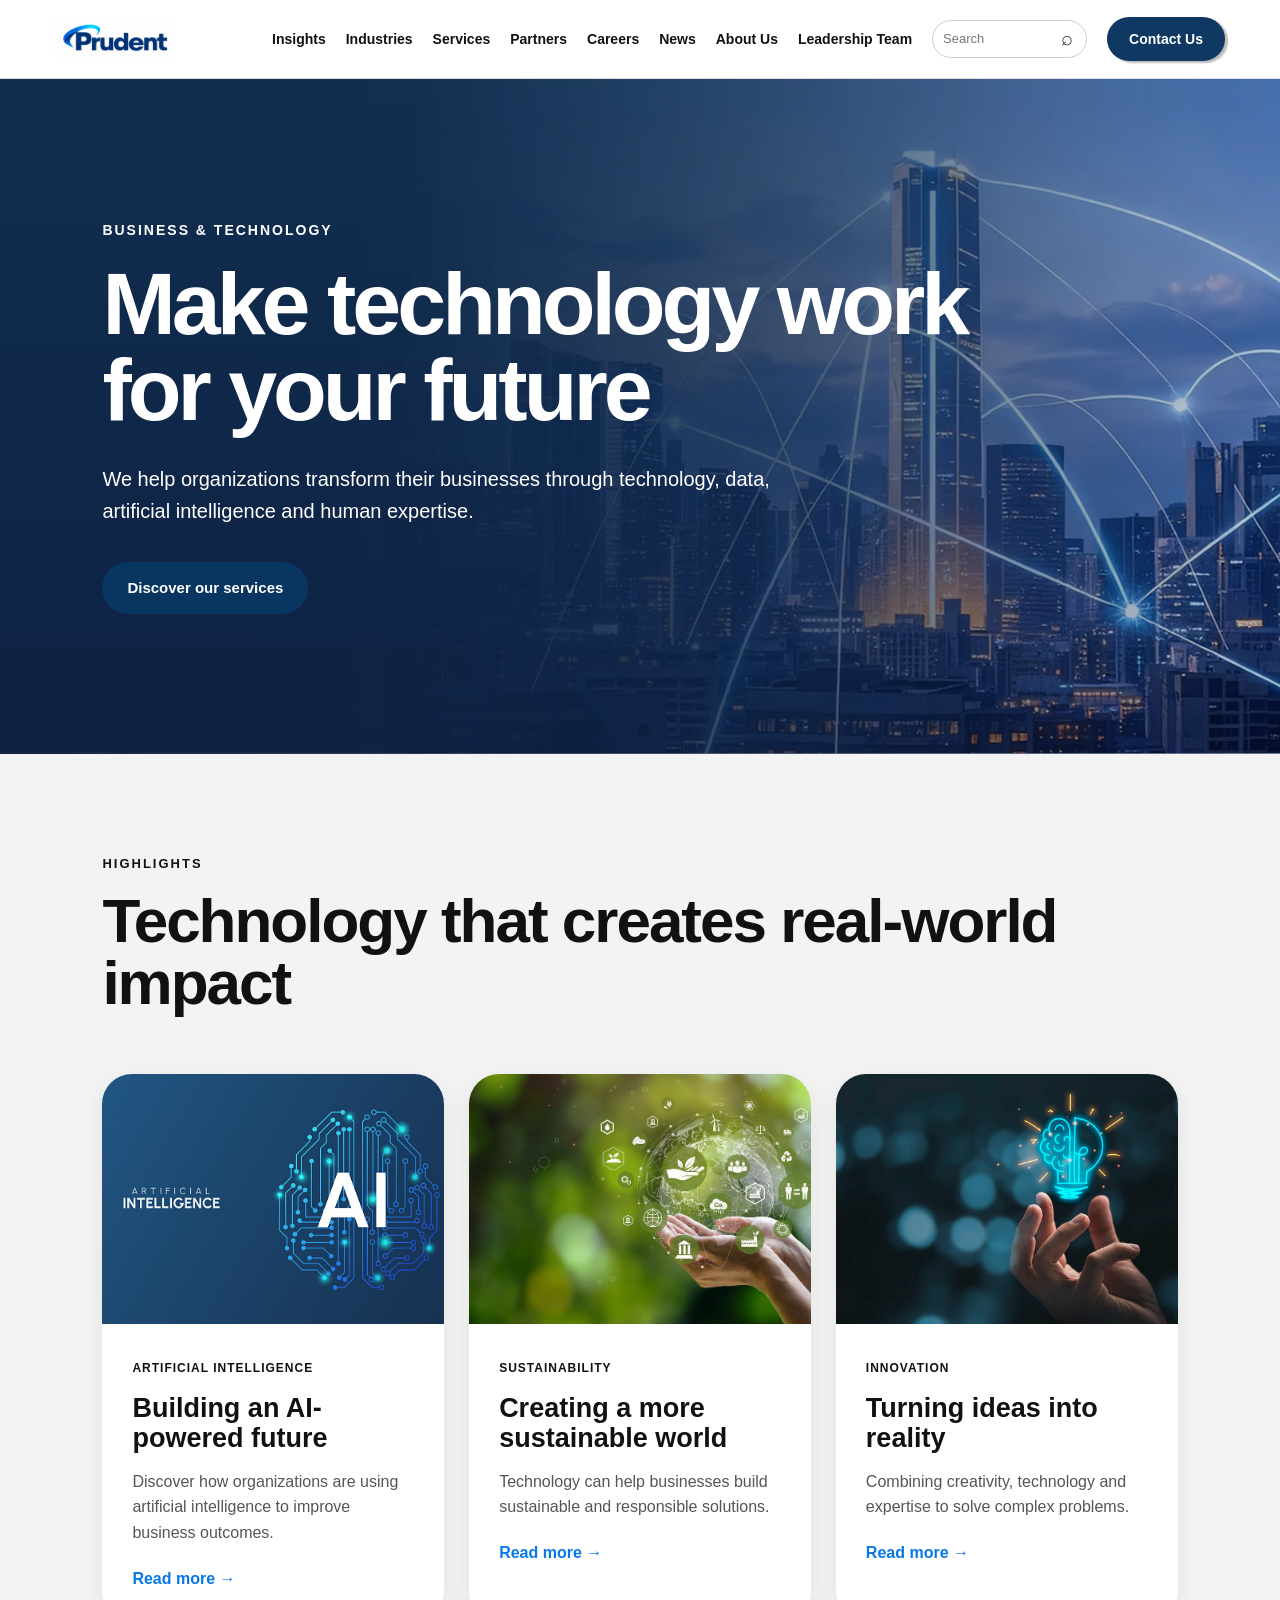
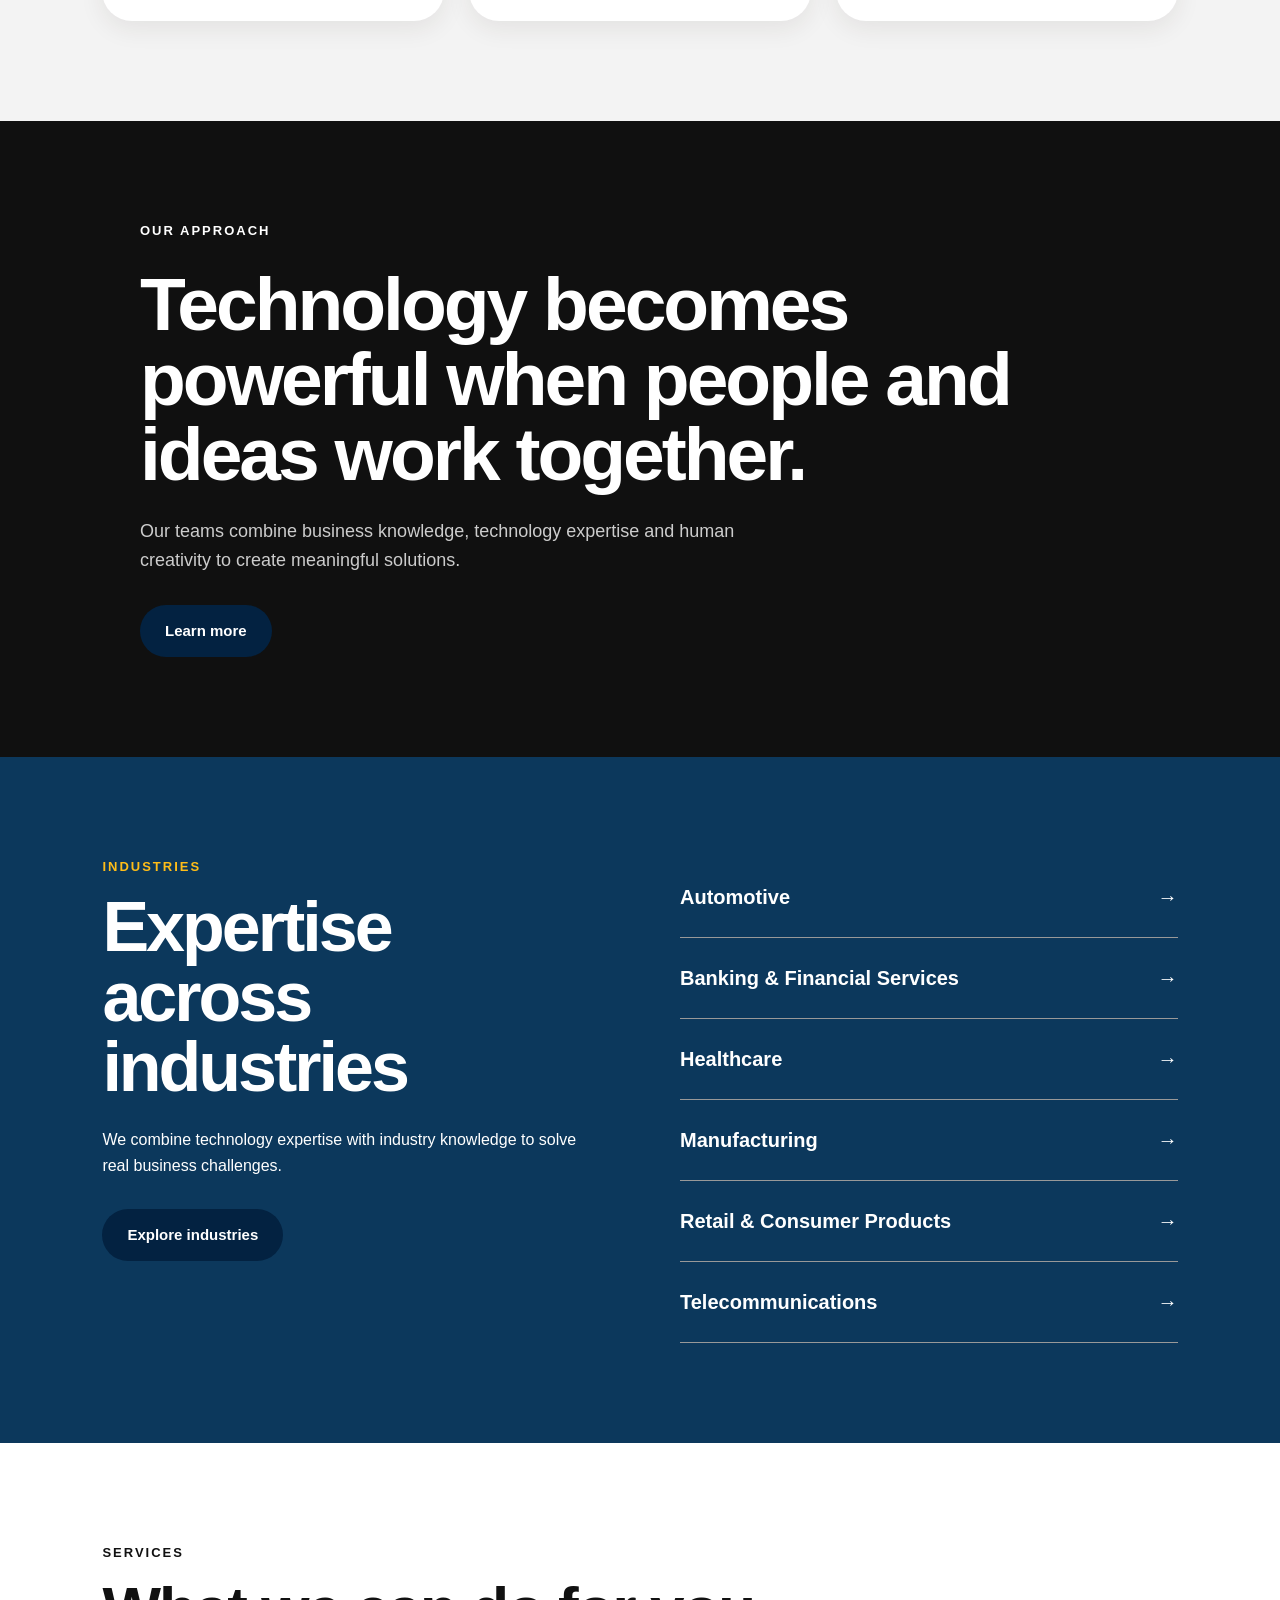
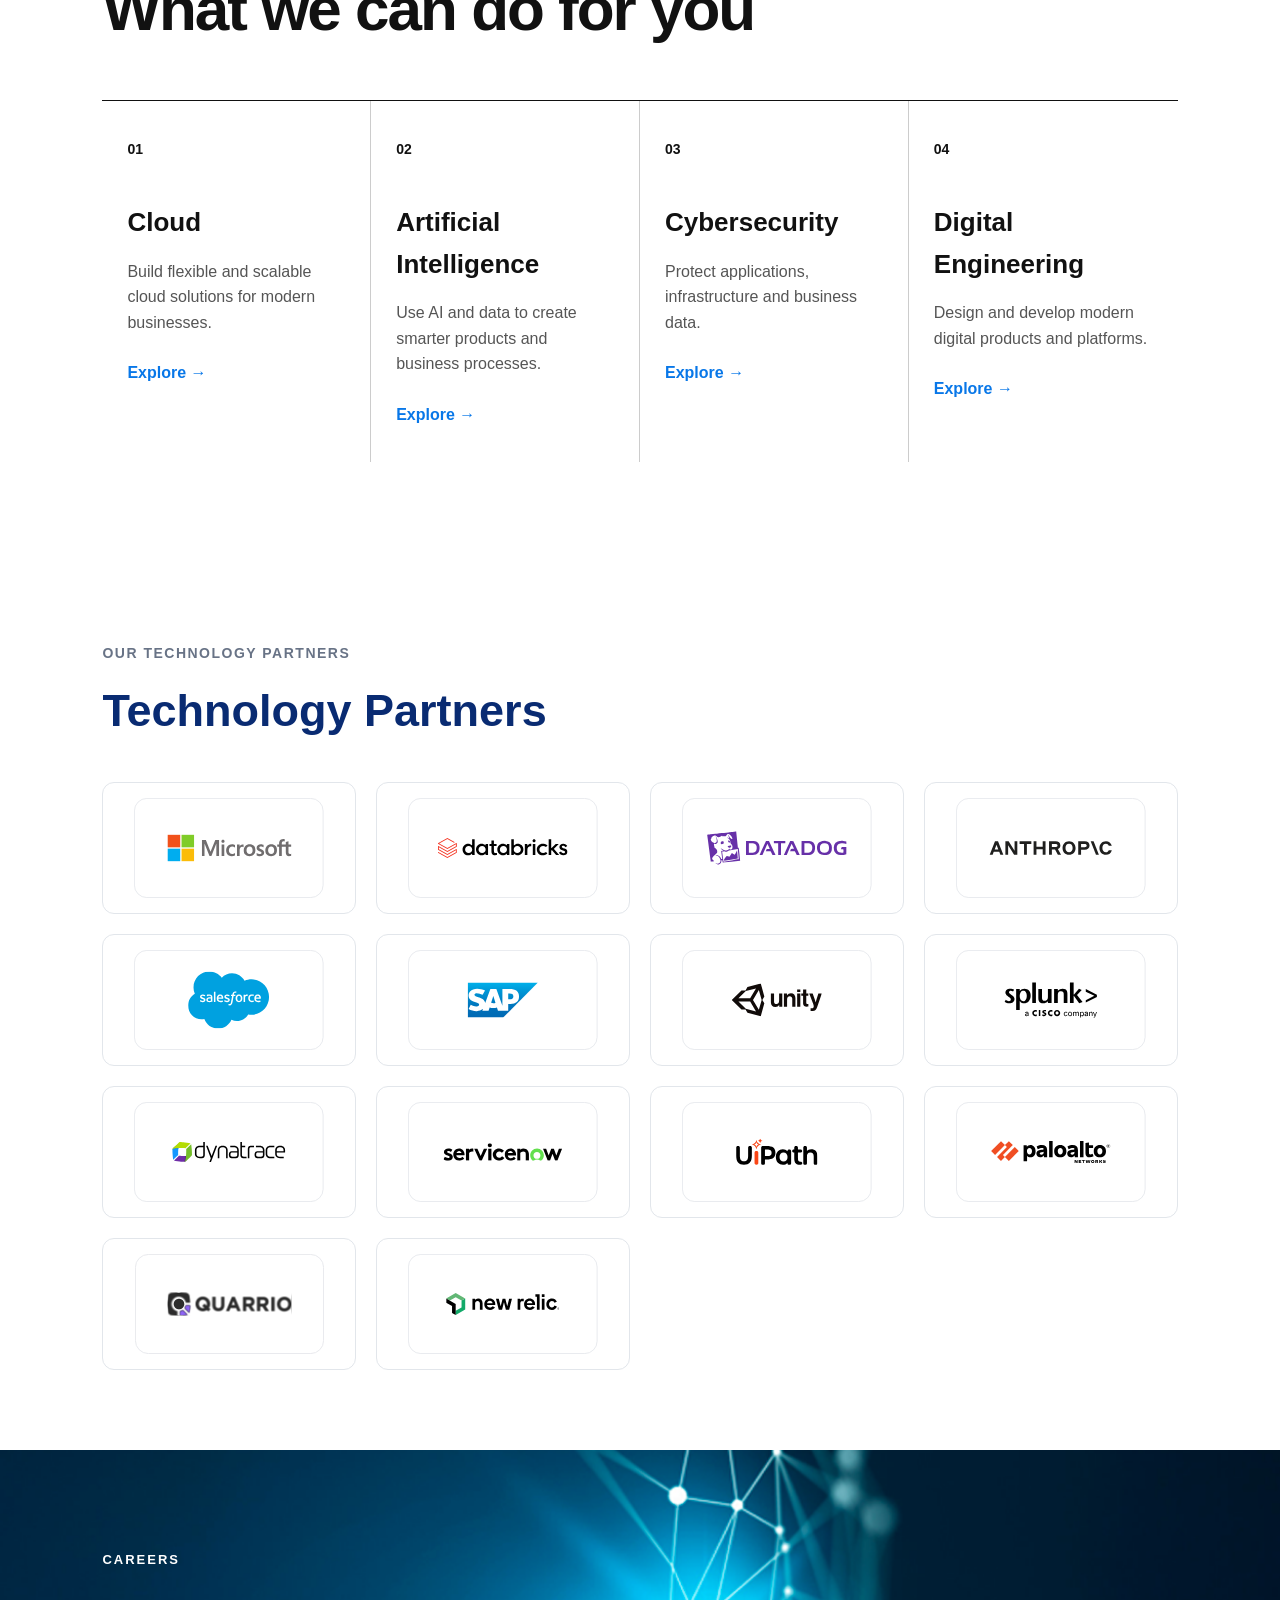
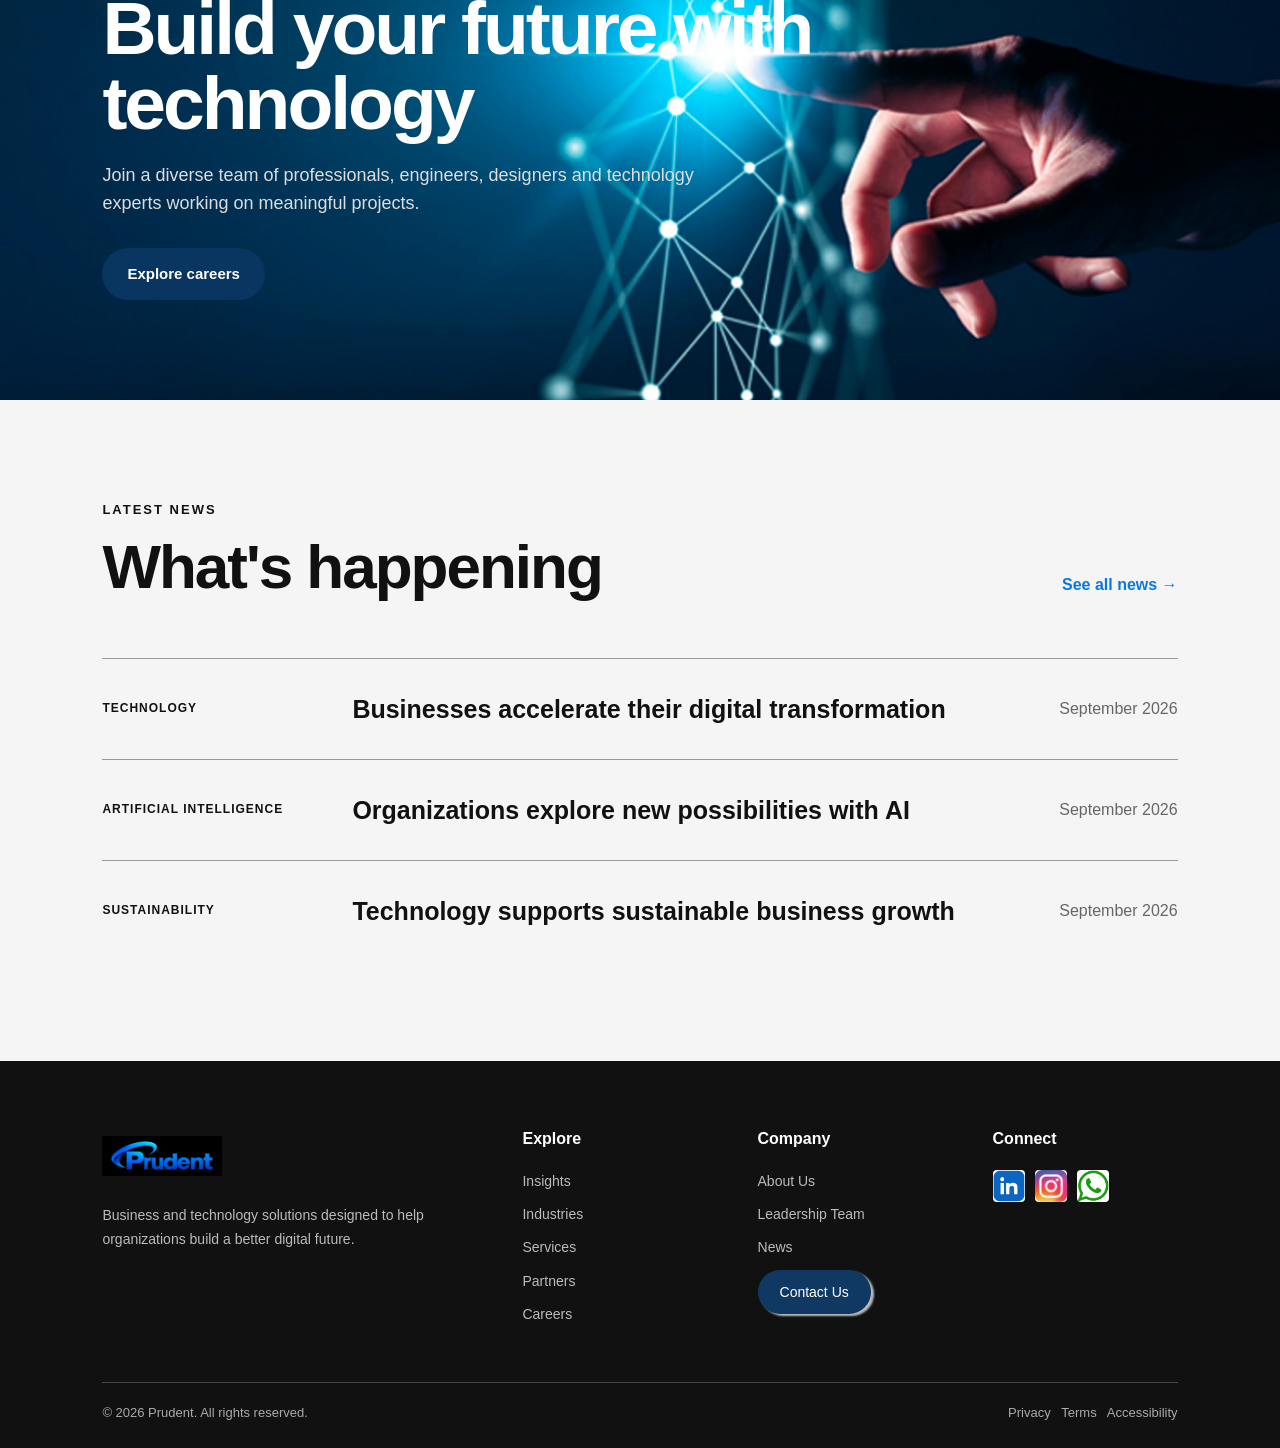
<file: index.html>
<!DOCTYPE html>
<html lang="en">

<head>
    <meta charset="UTF-8">
    <meta name="viewport" content="width=device-width, initial-scale=1.0">
    <meta name="description" content="Prudent provides consulting and technology solutions.">
    <title>Prudent | Technology & Consulting</title>
    <link rel="stylesheet" href="style.css">
    <link rel="icon" type="image/png" href="Images/logo3.png">
</head>

<body>

    <header class="header">

        <div class="navbar">

            <div class="logo">
                <a href="index.html">
                    <div class="prudent-logo">
                        <img src="Images/logo.png" alt="Prudent Consulting Logo">
                    </div>
                </a>
            </div>

            <nav class="desktop-nav">

                <a href="#insights">Insights</a>

                <a href="#industries">Industries</a>

                <a href="services.html">Services</a>

                <a href="#partners">Partners</a>

                <a href="#careers">Careers</a>

                <a href="#news">News</a>

                <a href="about-us.html">About Us</a>

                <a href="leadership.html">Leadership Team</a>

                <div class="nav-search">

                    <input
                        type="search"
                        class="search"
                        placeholder="Search"
                        aria-label="Search">

                    <button
                        type="button"
                        class="search-button"
                        aria-label="Search">
                        ⌕
                    </button>

                </div>

                <label for="contact-toggle" class="contact-button">
                Contact Us
            </label>

            </nav>

            <input type="checkbox" id="mobile-menu">

            <label
                for="mobile-menu"
                class="hamburger"
                aria-label="Open navigation">

                <span></span>
                <span></span>
                <span></span>

            </label>

            <nav class="mobile-nav">

                <a href="#insights">Insights</a>

                <a href="#industries">Industries</a>

                <a href="services.html">Services</a>

                <a href="#partners">Partners</a>

                <a href="#careers">Careers</a>

                <a href="#news">News</a>

                <a href="about-us.html">About Us</a>

                <a href="leadership.html">Leadership Team</a>

                <div class="nav-search mobile-search">

                    <input
                        type="search"
                        class="search"
                        placeholder="Search"
                        aria-label="Search">

                    <button
                        type="button"
                        class="search-button"
                        aria-label="Search">
                        ⌕
                    </button>

                </div>

                <label for="contact-toggle" class="contact-button">
                Contact Us
            </label>

            </nav>

        </div>

    </header>


    <input type="checkbox" id="contact-toggle" class="contact-toggle">

<div class="contact-popup">

    <div class="contact-popup-content">

        <label for="contact-toggle" class="close-popup">
            &times;
        </label>

        <h2>Contact Us</h2>

        <p>
            Tell us how we can help.
        </p>

        <form>

            <input type="text" placeholder="Your Name">

            <input type="email" placeholder="Email Address">

            <input type="text" placeholder="Company">

            <textarea placeholder="How can we help?"></textarea>

            <button type="submit">
                Submit
            </button>

        </form>

    </div>

</div>


    <main>

        <section class="hero">

            <div class="hero-content">

                <p class="hero-label">
                    BUSINESS &amp; TECHNOLOGY
                </p>

                <h1>
                    Make technology work
                    for your future
                </h1>

                <p>
                    We help organizations transform
                    their businesses through technology,
                    data, artificial intelligence and
                    human expertise.
                </p>

                <a
                    href="services.html"
                    class="primary-button">
                    Discover our services
                </a>

            </div>

        </section>


        <section
            class="highlights"
            id="insights">

            <div class="section-title">

                <p>
                    HIGHLIGHTS
                </p>

                <h2>
                    Technology that creates
                    real-world impact
                </h2>

            </div>

            <div class="card-grid">

                <article class="card">

                    <div class="card-image image-one"></div>

                    <div class="card-content">

                        <span>
                            ARTIFICIAL INTELLIGENCE
                        </span>

                        <h3>
                            Building an AI-powered future
                        </h3>

                        <p>
                            Discover how organizations
                            are using artificial intelligence
                            to improve business outcomes.
                        </p>

                        <a href="#">
                            Read more →
                        </a>

                    </div>

                </article>


                <article class="card">

                    <div class="card-image image-two"></div>

                    <div class="card-content">

                        <span>
                            SUSTAINABILITY
                        </span>

                        <h3>
                            Creating a more sustainable world
                        </h3>

                        <p>
                            Technology can help businesses
                            build sustainable and responsible
                            solutions.
                        </p>

                        <a href="#">
                            Read more →
                        </a>

                    </div>

                </article>


                <article class="card">

                    <div class="card-image image-three"></div>

                    <div class="card-content">

                        <span>
                            INNOVATION
                        </span>

                        <h3>
                            Turning ideas into reality
                        </h3>

                        <p>
                            Combining creativity, technology
                            and expertise to solve complex
                            problems.
                        </p>

                        <a href="#">
                            Read more →
                        </a>

                    </div>

                </article>

            </div>

        </section>


        <section class="statement">

            <div class="statement-content">

                <p>
                    OUR APPROACH
                </p>

                <h2>
                    Technology becomes powerful
                    when people and ideas work together.
                </h2>

                <p>
                    Our teams combine business knowledge,
                    technology expertise and human creativity
                    to create meaningful solutions.
                </p>

                <a
                    href="about-us.html"
                    class="secondary-button">
                    Learn more
                </a>

            </div>

        </section>


        <section
            class="industries"
            id="industries">

            <div class="industry-intro">

                <p>
                    INDUSTRIES
                </p>

                <h2>
                    Expertise across industries
                </h2>

                <p>
                    We combine technology expertise
                    with industry knowledge to solve
                    real business challenges.
                </p>

                <a
                    href="#"
                    class="secondary-button">
                    Explore industries
                </a>

            </div>

            <div class="industry-list">

                <a href="#">
                    Automotive
                    <span>→</span>
                </a>

                <a href="#">
                    Banking &amp; Financial Services
                    <span>→</span>
                </a>

                <a href="#">
                    Healthcare
                    <span>→</span>
                </a>

                <a href="#">
                    Manufacturing
                    <span>→</span>
                </a>

                <a href="#">
                    Retail &amp; Consumer Products
                    <span>→</span>
                </a>

                <a href="#">
                    Telecommunications
                    <span>→</span>
                </a>

            </div>

        </section>


        <section
            class="services"
            id="services">

            <div class="section-title">

                <p>
                    SERVICES
                </p>

                <h2>
                    What we can do for you
                </h2>

            </div>

            <div class="service-grid">

                <article class="service-card">

                    <span>
                        01
                    </span>

                    <h3>
                        Cloud
                    </h3>

                    <p>
                        Build flexible and scalable
                        cloud solutions for modern
                        businesses.
                    </p>

                    <a href="cloud.html">
                        Explore →
                    </a>

                </article>


                <article class="service-card">

                    <span>
                        02
                    </span>

                    <h3>
                        Artificial Intelligence
                    </h3>

                    <p>
                        Use AI and data to create
                        smarter products and business
                        processes.
                    </p>

                    <a href="artificial-intelligence.html">
                        Explore →
                    </a>

                </article>


                <article class="service-card">

                    <span>
                        03
                    </span>

                    <h3>
                        Cybersecurity
                    </h3>

                    <p>
                        Protect applications,
                        infrastructure and business data.
                    </p>

                    <a href="cybersecurity.html">
                        Explore →
                    </a>

                </article>


                <article class="service-card">

                    <span>
                        04
                    </span>

                    <h3>
                        Digital Engineering
                    </h3>

                    <p>
                        Design and develop modern
                        digital products and platforms.
                    </p>

                    <a href="digital-engineering.html">
                        Explore →
                    </a>

                </article>

            </div>

        </section>


        <section
            class="partners-section"
            id="partners">

            <div class="partners-container">

                <div class="partners-heading">

                    <span>
                        OUR TECHNOLOGY PARTNERS
                    </span>

                    <h2>
                        Technology Partners
                    </h2>

                </div>

                <div class="partners-grid">

                    <div class="partner-card">

                        <img
                            src="Images/Microsoft.svg"
                            alt="Microsoft">

                    </div>


                    <div class="partner-card">

                        <img
                            src="Images/DataBricks.svg"
                            alt="Databricks">

                    </div>


                    <div class="partner-card">

                        <img
                            src="Images/DataDog.svg"
                            alt="Datadog">

                    </div>


                    <div class="partner-card">

                        <img
                            src="Images/Anthropic.svg"
                            alt="Anthropic">

                    </div>


                    <div class="partner-card">

                        <img
                            src="Images/SalesForce.svg"
                            alt="Salesforce">

                    </div>


                    <div class="partner-card">

                        <img
                            src="Images/SAP.svg"
                            alt="SAP">

                    </div>


                    <div class="partner-card">

                        <img
                            src="Images/Unity.svg"
                            alt="Unity">

                    </div>


                    <div class="partner-card">

                        <img
                            src="Images/Splunk.svg"
                            alt="Splunk">

                    </div>


                    <div class="partner-card">

                        <img
                            src="Images/Dynatrace.svg"
                            alt="Dynatrace">

                    </div>


                    <div class="partner-card">

                        <img
                            src="Images/ServiceNow.svg"
                            alt="ServiceNow">

                    </div>


                    <div class="partner-card">

                        <img
                            src="Images/UiPath.svg"
                            alt="UiPath">

                    </div>


                    <div class="partner-card">

                        <img
                            src="Images/Paloalto.svg"
                            alt="Palo Alto Networks">

                    </div>


                    <div class="partner-card">

                        <img
                            src="Images/Quarrio.svg"
                            alt="Quarrio">

                    </div>


                    <div class="partner-card">

                        <img
                            src="Images/New-Relic.svg"
                            alt="New Relic">

                    </div>

                </div>

            </div>

        </section>


        <section
            class="careers"
            id="careers">

            <div class="career-content">

                <p>
                    CAREERS
                </p>

                <h2>
                    Build your future
                    with technology
                </h2>

                <p>
                    Join a diverse team of professionals,
                    engineers, designers and technology
                    experts working on meaningful projects.
                </p>

                <a
                    href="#"
                    class="primary-button">
                    Explore careers
                </a>

            </div>

        </section>


        <section
            class="news"
            id="news">

            <div class="section-heading">

                <div>

                    <p>
                        LATEST NEWS
                    </p>

                    <h2>
                        What's happening
                    </h2>

                </div>

                <a
                    href="#"
                    class="view-link">
                    See all news →
                </a>

            </div>

            <div class="news-list">

                <article class="news-item">

                    <span>
                        TECHNOLOGY
                    </span>

                    <h3>
                        Businesses accelerate
                        their digital transformation
                    </h3>

                    <time>
                        September 2026
                    </time>

                </article>


                <article class="news-item">

                    <span>
                        ARTIFICIAL INTELLIGENCE
                    </span>

                    <h3>
                        Organizations explore new
                        possibilities with AI
                    </h3>

                    <time>
                        September 2026
                    </time>

                </article>


                <article class="news-item">

                    <span>
                        SUSTAINABILITY
                    </span>

                    <h3>
                        Technology supports
                        sustainable business growth
                    </h3>

                    <time>
                        September 2026
                    </time>

                </article>

            </div>

        </section>

    </main>


    <footer>

        <div class="footer-grid">

            <div class="footer-brand">

                <div class="footer-logo">

                    <img
                        src="Images/logo1.png"
                        alt="Prudent Consulting Logo">

                </div>

                <p>
                    Business and technology solutions
                    designed to help organizations build
                    a better digital future.
                </p>

            </div>


            <div class="footer-column">

                <h3>
                    Explore
                </h3>

                <a href="#insights">
                    Insights
                </a>

                <a href="#industries">
                    Industries
                </a>

                <a href="services.html">
                    Services
                </a>

                <a href="#partners">
                    Partners
                </a>

                <a href="#careers">
                    Careers
                </a>

            </div>


            <div class="footer-column">

                <h3>
                    Company
                </h3>

                <a href="about-us.html">
                    About Us
                </a>

                <a href="leadership.html">
                    Leadership Team
                </a>

                <a href="#news">
                    News
                </a>

                <label for="contact-toggle" class="contact-button">
                Contact Us
            </label>

            </div>


            <div class="footer-column">

                <h3>
                    Connect
                </h3>

                <div class="social-links">

                    <a
                        href="#"
                        aria-label="LinkedIn">

                        <img
                            src="Images/LinkedIn.jpg"
                            alt="LinkedIn">

                    </a>

                    <a
                        href="#"
                        aria-label="Instagram">

                        <img
                            src="Images/Instragram.jpg"
                            alt="Instagram">

                    </a>

                    <a
                        href="#"
                        aria-label="WhatsApp">

                        <img
                            src="Images/watsapp.jpg"
                            alt="WhatsApp">

                    </a>

                </div>

            </div>

        </div>


        <div class="footer-bottom">

            <p>
                © 2026 Prudent. All rights reserved.
            </p>

            <p>
                Privacy &nbsp; Terms &nbsp; Accessibility
            </p>

        </div>

    </footer>

</body>

</html>
</file>
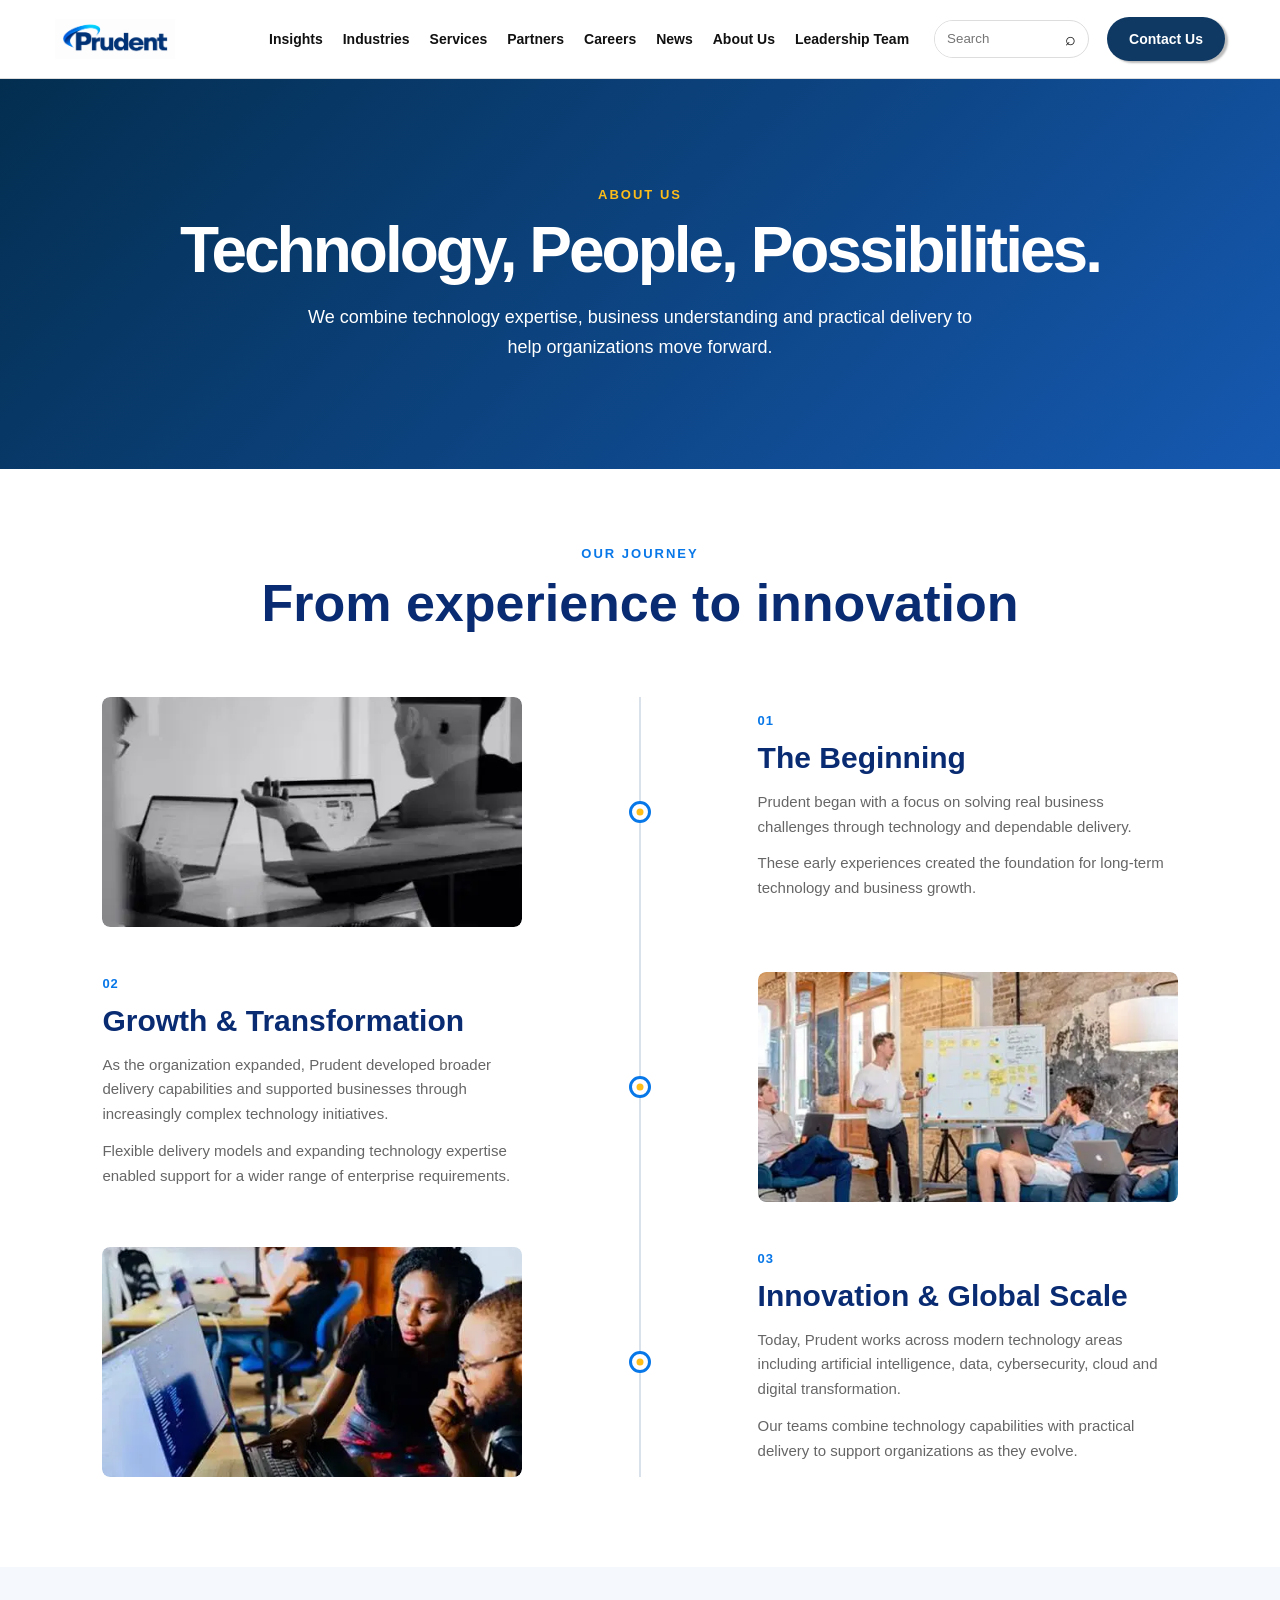
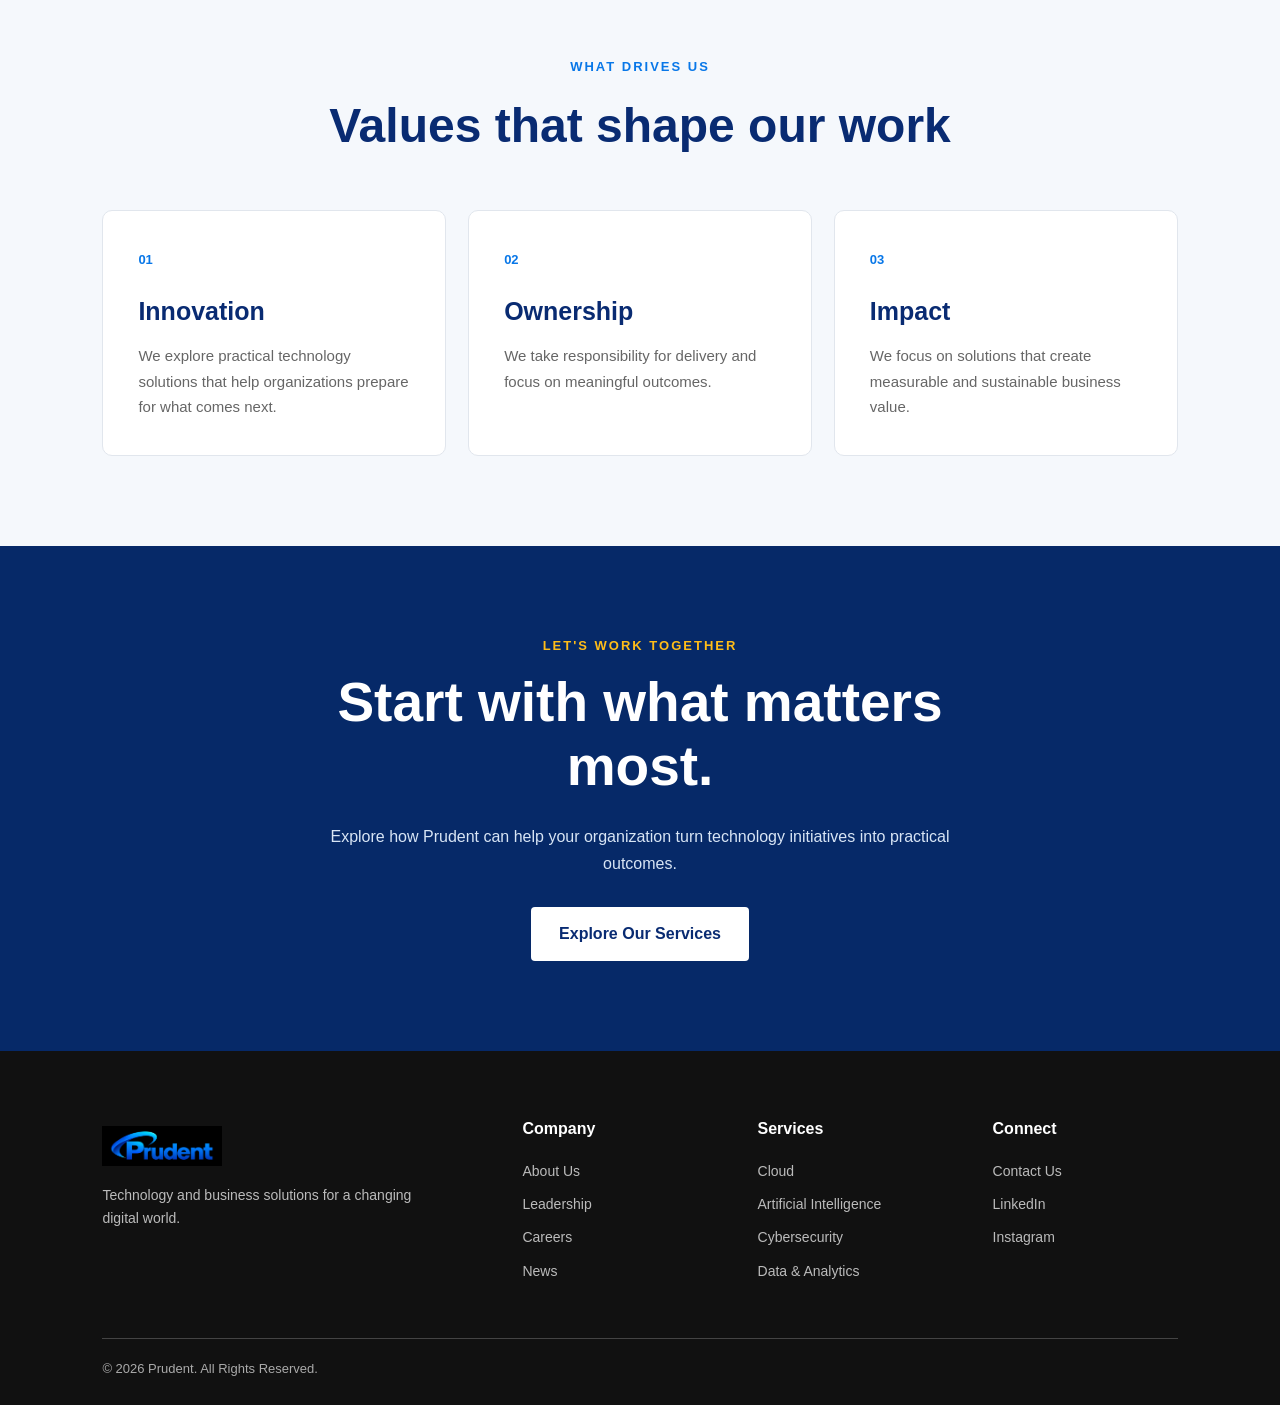
<file: about-us.html>
<!DOCTYPE html>
<html lang="en">
<head>
    <meta charset="UTF-8">
    <meta name="viewport" content="width=device-width, initial-scale=1.0">
    <meta name="description" content="Learn about Prudent, our journey, values and technology capabilities.">
    <title>About Us | Prudent</title>
    <link rel="stylesheet" href="style.css">
    <link rel="icon" type="image/png" href="Images/logo3.png">
</head>

<body>

<header class="site-header">
    <div class="header-container">

        <a href="index.html" class="logo">
            <img src="Images/logo.png" alt="Prudent">
        </a>

        <nav class="main-nav">
            <a href="index.html#insights">Insights</a>
            <a href="index.html#industries">Industries</a>
            <a href="services.html">Services</a>
            <a href="index.html#partners">Partners</a>
            <a href="index.html#careers">Careers</a>
            <a href="index.html#news">News</a>
            <a href="about-us.html">About Us</a>
            <a href="leadership.html">Leadership Team</a>
        </nav>

        <div class="header-actions">
            <div class="search-box">
                <input type="text" placeholder="Search">
                <span>⌕</span>
            </div>

            <label for="contact-toggle" class="contact-button">
                Contact Us
            </label>
        </div>

    </div>
</header>

<main>

    <section class="about-page-hero">
        <div class="about-hero-content">
            <span>ABOUT US</span>
            <h1>Technology, People, Possibilities.</h1>
            <p>
                We combine technology expertise, business understanding and
                practical delivery to help organizations move forward.
            </p>
        </div>
    </section>

    <section class="prudent-timeline">

        <div class="timeline-heading">
            <span>OUR JOURNEY</span>
            <h2>From experience to innovation</h2>
        </div>

        <div class="timeline">

            <div class="timeline-item">

                <div class="timeline-image">
                    <img src="Images/About-The-Begining.jpg" alt="Prudent early journey">
                </div>

                <div class="timeline-content">
                    <span class="timeline-number">01</span>

                    <h3>The Beginning</h3>

                    <p>
                        Prudent began with a focus on solving real business
                        challenges through technology and dependable delivery.
                    </p>

                    <p>
                        These early experiences created the foundation for
                        long-term technology and business growth.
                    </p>
                </div>

                <div class="timeline-dot"></div>

            </div>

            <div class="timeline-item reverse">

                <div class="timeline-image">
                    <img src="Images/About-Mission.jpg" alt="Prudent growth and transformation">
                </div>

                <div class="timeline-content">
                    <span class="timeline-number">02</span>

                    <h3>Growth &amp; Transformation</h3>

                    <p>
                        As the organization expanded, Prudent developed broader
                        delivery capabilities and supported businesses through
                        increasingly complex technology initiatives.
                    </p>

                    <p>
                        Flexible delivery models and expanding technology
                        expertise enabled support for a wider range of
                        enterprise requirements.
                    </p>
                </div>

                <div class="timeline-dot"></div>

            </div>

            <div class="timeline-item">

                <div class="timeline-image">
                    <img src="Images/About-We-are-global.jpg" alt="Prudent innovation and technology">
                </div>

                <div class="timeline-content">
                    <span class="timeline-number">03</span>

                    <h3>Innovation &amp; Global Scale</h3>

                    <p>
                        Today, Prudent works across modern technology areas
                        including artificial intelligence, data,
                        cybersecurity, cloud and digital transformation.
                    </p>

                    <p>
                        Our teams combine technology capabilities with
                        practical delivery to support organizations as they
                        evolve.
                    </p>
                </div>

                <div class="timeline-dot"></div>

            </div>

        </div>

    </section>

    <section class="about-values">

        <div class="values-heading">
            <span>WHAT DRIVES US</span>
            <h2>Values that shape our work</h2>
        </div>

        <div class="values-grid">

            <div class="value-card">
                <span>01</span>
                <h3>Innovation</h3>
                <p>
                    We explore practical technology solutions that help
                    organizations prepare for what comes next.
                </p>
            </div>

            <div class="value-card">
                <span>02</span>
                <h3>Ownership</h3>
                <p>
                    We take responsibility for delivery and focus on
                    meaningful outcomes.
                </p>
            </div>

            <div class="value-card">
                <span>03</span>
                <h3>Impact</h3>
                <p>
                    We focus on solutions that create measurable and
                    sustainable business value.
                </p>
            </div>

        </div>

    </section>

    <section class="about-page-cta">

        <div>
            <span>LET'S WORK TOGETHER</span>

            <h2>Start with what matters most.</h2>

            <p>
                Explore how Prudent can help your organization turn
                technology initiatives into practical outcomes.
            </p>

            <a href="services.html">
                Explore Our Services
            </a>
        </div>

    </section>

</main>

<footer class="site-footer">

    <div class="footer-container">

        <div class="footer-brand">
            <img src="Images/logo1.png" alt="Prudent">

            <p>
                Technology and business solutions for a changing digital world.
            </p>
        </div>

        <div class="footer-column">
            <h3>Company</h3>
            <a href="about-us.html">About Us</a>
            <a href="leadership.html">Leadership</a>
            <a href="index.html#careers">Careers</a>
            <a href="index.html#news">News</a>
        </div>

        <div class="footer-column">
            <h3>Services</h3>
            <a href="services.html">Cloud</a>
            <a href="services.html">Artificial Intelligence</a>
            <a href="services.html">Cybersecurity</a>
            <a href="services.html">Data &amp; Analytics</a>
        </div>

        <div class="footer-column">
            <h3>Connect</h3>
            <a href="index.html#contact">Contact Us</a>
            <a href="#">LinkedIn</a>
            <a href="#">Instagram</a>
        </div>

    </div>

    <div class="footer-bottom">
        <p>&copy; 2026 Prudent. All Rights Reserved.</p>
    </div>

</footer>

<input type="checkbox" id="contact-toggle" class="contact-toggle">

<div class="contact-popup">

    <div class="contact-popup-content">

        <label for="contact-toggle" class="close-popup">
            &times;
        </label>

        <h2>Contact Us</h2>

        <p>
            Tell us how we can help.
        </p>

        <form>

            <input type="text" placeholder="Your Name">

            <input type="email" placeholder="Email Address">

            <input type="text" placeholder="Company">

            <textarea placeholder="How can we help?"></textarea>

            <button type="submit">
                Submit
            </button>

        </form>

    </div>

</div>

</body>
</html>
</file>
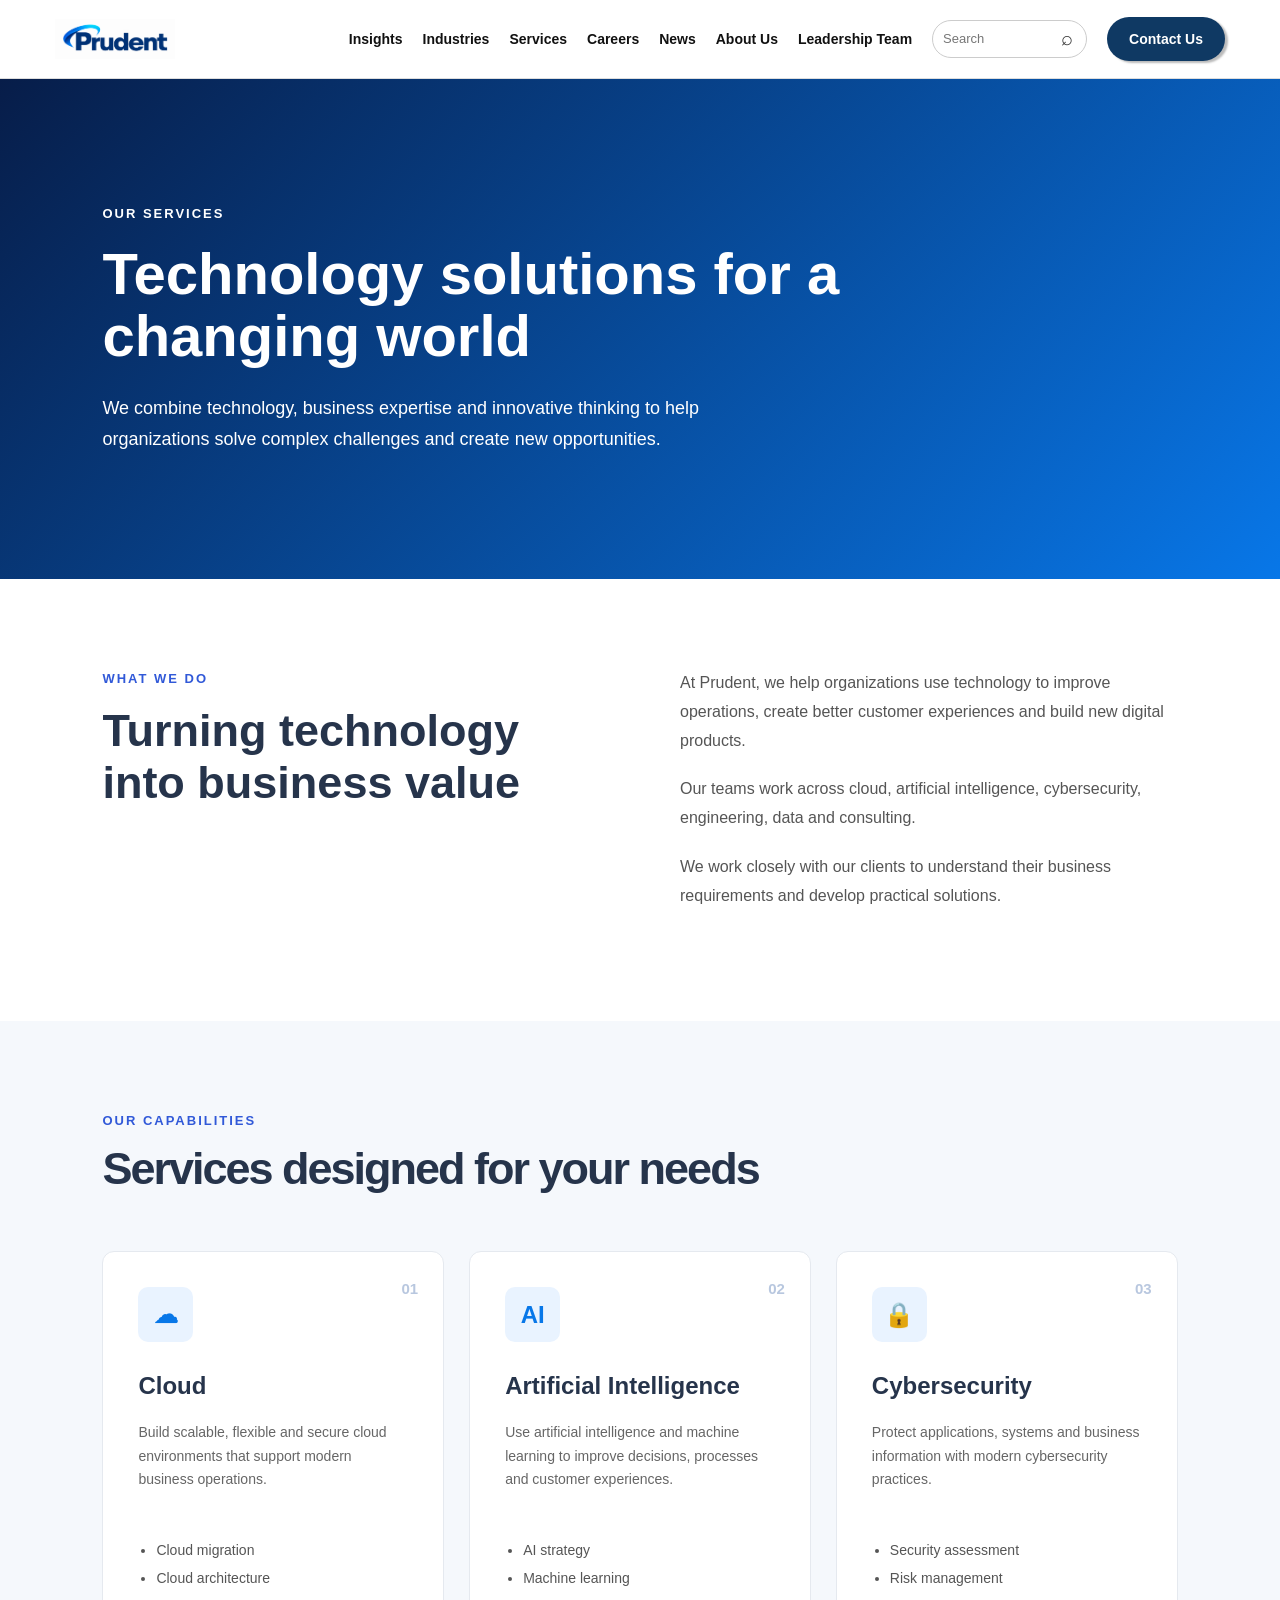
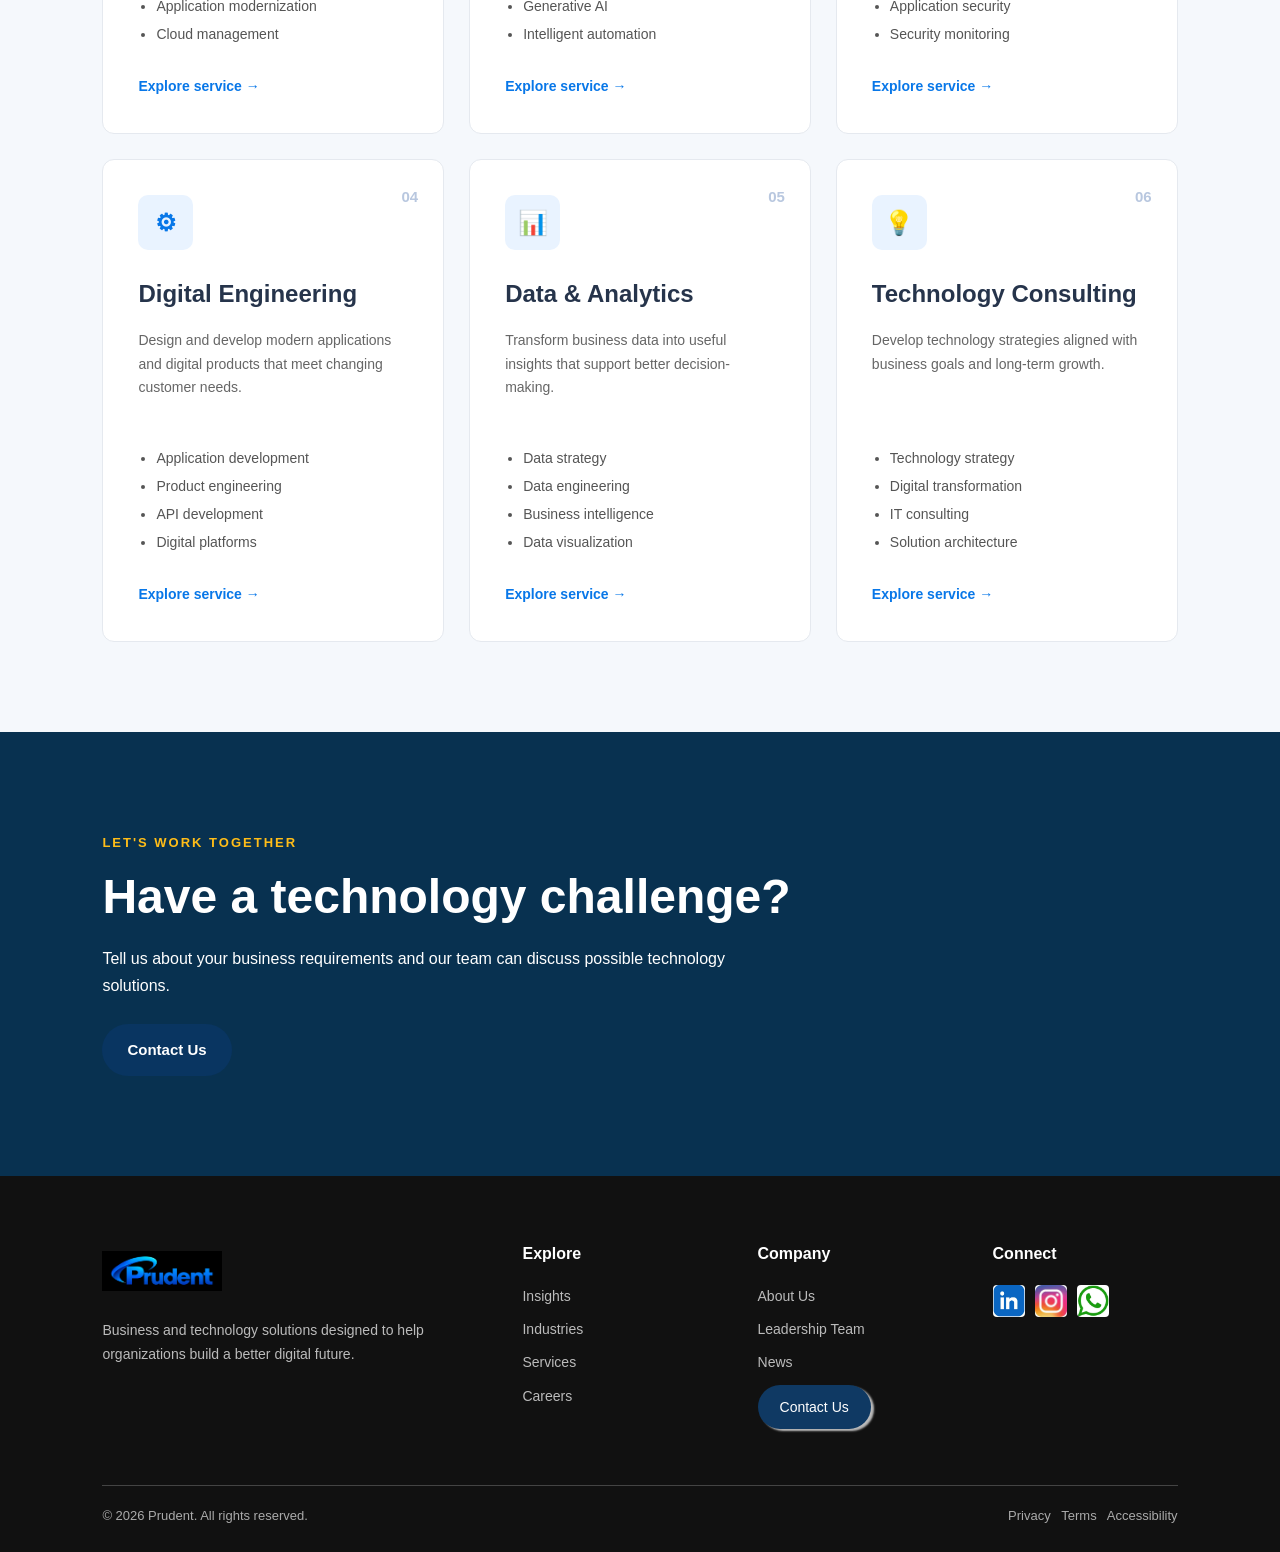
<file: services.html>
<!DOCTYPE html>
<html lang="en">

<head>
    <meta charset="UTF-8">

    <meta name="viewport"
        content="width=device-width, initial-scale=1.0">

    <meta name="description"
        content="Prudent Technology and Consulting Services">

    <title>Prudent | Services</title>

    <link rel="stylesheet" href="style.css">

    <link rel="icon"
        type="image/png"
        href="Images/logo3.png">
</head>

<body>

    <!-- ================= HEADER ================= -->

    <header class="header">

        <div class="navbar">

            <!-- LOGO -->

            <div class="logo">

                <a href="index.html">

                    <div class="prudent-logo">

                        <img src="Images/logo.png"
                            alt="Prudent Logo">

                    </div>

                </a>

            </div>


            <!-- ================= DESKTOP NAVIGATION ================= -->

            <nav class="desktop-nav">

                <a href="index.html#insights">
                    Insights
                </a>

                <a href="index.html#industries">
                    Industries
                </a>

                <a href="services.html">
                    Services
                </a>

                <a href="index.html#careers">
                    Careers
                </a>

                <a href="index.html#news">
                    News
                </a>

                <a href="about-us.html">
                    About Us
                </a>

                <a href="leadership.html">
                    Leadership Team
                </a>


                <!-- SEARCH -->

                <div class="nav-search">

                    <input
                        type="search"
                        class="search"
                        placeholder="Search"
                        aria-label="Search">

                    <button
                        type="button"
                        class="search-button"
                        aria-label="Search">

                        ⌕

                    </button>

                </div>


                <!-- CONTACT -->

                <label for="contact-toggle" class="contact-button">
                Contact Us
            </label>

            </nav>


            <!-- ================= MOBILE MENU BUTTON ================= -->

            <input
                type="checkbox"
                id="mobile-menu">

            <label
                for="mobile-menu"
                class="hamburger"
                aria-label="Open navigation">

                <span></span>
                <span></span>
                <span></span>

            </label>


            <!-- ================= MOBILE NAVIGATION ================= -->

            <nav class="mobile-nav">

                <a href="index.html#insights">
                    Insights
                </a>

                <a href="index.html#industries">
                    Industries
                </a>

                <a href="services.html">
                    Services
                </a>

                <a href="index.html#careers">
                    Careers
                </a>

                <a href="index.html#news">
                    News
                </a>

                <a href="index.html#about">
                    About Us
                </a>

                <a href="leadership.html">
                    Leadership Team
                </a>


                <!-- MOBILE SEARCH -->

                <div class="nav-search mobile-search">

                    <input
                        type="search"
                        class="search"
                        placeholder="Search"
                        aria-label="Search">

                    <button
                        type="button"
                        class="search-button"
                        aria-label="Search">

                        ⌕

                    </button>

                </div>


                <!-- MOBILE CONTACT -->

                <label for="contact-toggle" class="contact-button">
                Contact Us
            </label>

            </nav>

        </div>

    </header>


    <!-- ================= CONTACT POPUP ================= -->

    <input type="checkbox" id="contact-toggle" class="contact-toggle">

<div class="contact-popup">

    <div class="contact-popup-content">

        <label for="contact-toggle" class="close-popup">
            &times;
        </label>

        <h2>Contact Us</h2>

        <p>
            Tell us how we can help.
        </p>

        <form>

            <input type="text" placeholder="Your Name">

            <input type="email" placeholder="Email Address">

            <input type="text" placeholder="Company">

            <textarea placeholder="How can we help?"></textarea>

            <button type="submit">
                Submit
            </button>

        </form>

    </div>

</div>


    <!-- ================= SERVICES ================= -->

    <main>

        <!-- ================= SERVICES HERO ================= -->

        <section class="services-hero">

            <div class="services-hero-content">

                <p>
                    OUR SERVICES
                </p>

                <h1>
                    Technology solutions
                    for a changing world
                </h1>

                <p>
                    We combine technology, business
                    expertise and innovative thinking
                    to help organizations solve complex
                    challenges and create new opportunities.
                </p>

            </div>

        </section>


        <!-- ================= INTRODUCTION ================= -->

        <section class="services-intro">

            <div>

                <p class="service-label">
                    WHAT WE DO
                </p>

                <h2>
                    Turning technology
                    into business value
                </h2>

            </div>


            <div>

                <p>
                    At Prudent, we help organizations
                    use technology to improve operations,
                    create better customer experiences
                    and build new digital products.
                </p>

                <p>
                    Our teams work across cloud,
                    artificial intelligence, cybersecurity,
                    engineering, data and consulting.
                </p>

                <p>
                    We work closely with our clients to
                    understand their business requirements
                    and develop practical solutions.
                </p>

            </div>

        </section>


        <!-- ================= SERVICES LIST ================= -->

        <section class="services-list">

            <div class="section-title">

                <p>
                    OUR CAPABILITIES
                </p>

                <h2>
                    Services designed
                    for your needs
                </h2>

            </div>


            <div class="service-page-grid">


                <!-- ================= CLOUD ================= -->

                <article class="service-page-card">

                    <span class="service-number">
                        01
                    </span>

                    <div class="service-icon">
                        ☁
                    </div>

                    <h3>
                        Cloud
                    </h3>

                    <p>
                        Build scalable, flexible and
                        secure cloud environments that
                        support modern business operations.
                    </p>

                    <ul>

                        <li>
                            Cloud migration
                        </li>

                        <li>
                            Cloud architecture
                        </li>

                        <li>
                            Application modernization
                        </li>

                        <li>
                            Cloud management
                        </li>

                    </ul>

                    <a href="#">
                        Explore service →
                    </a>

                </article>


                <!-- ================= AI ================= -->

                <article class="service-page-card">

                    <span class="service-number">
                        02
                    </span>

                    <div class="service-icon">
                        AI
                    </div>

                    <h3>
                        Artificial Intelligence
                    </h3>

                    <p>
                        Use artificial intelligence and
                        machine learning to improve
                        decisions, processes and customer
                        experiences.
                    </p>

                    <ul>

                        <li>
                            AI strategy
                        </li>

                        <li>
                            Machine learning
                        </li>

                        <li>
                            Generative AI
                        </li>

                        <li>
                            Intelligent automation
                        </li>

                    </ul>

                    <a href="#">
                        Explore service →
                    </a>

                </article>


                <!-- ================= CYBERSECURITY ================= -->

                <article class="service-page-card">

                    <span class="service-number">
                        03
                    </span>

                    <div class="service-icon">
                        🔒
                    </div>

                    <h3>
                        Cybersecurity
                    </h3>

                    <p>
                        Protect applications, systems
                        and business information with
                        modern cybersecurity practices.
                    </p>

                    <ul>

                        <li>
                            Security assessment
                        </li>

                        <li>
                            Risk management
                        </li>

                        <li>
                            Application security
                        </li>

                        <li>
                            Security monitoring
                        </li>

                    </ul>

                    <a href="#">
                        Explore service →
                    </a>

                </article>


                <!-- ================= DIGITAL ENGINEERING ================= -->

                <article class="service-page-card">

                    <span class="service-number">
                        04
                    </span>

                    <div class="service-icon">
                        ⚙
                    </div>

                    <h3>
                        Digital Engineering
                    </h3>

                    <p>
                        Design and develop modern
                        applications and digital products
                        that meet changing customer needs.
                    </p>

                    <ul>

                        <li>
                            Application development
                        </li>

                        <li>
                            Product engineering
                        </li>

                        <li>
                            API development
                        </li>

                        <li>
                            Digital platforms
                        </li>

                    </ul>

                    <a href="#">
                        Explore service →
                    </a>

                </article>


                <!-- ================= DATA ================= -->

                <article class="service-page-card">

                    <span class="service-number">
                        05
                    </span>

                    <div class="service-icon">
                        📊
                    </div>

                    <h3>
                        Data &amp; Analytics
                    </h3>

                    <p>
                        Transform business data into
                        useful insights that support
                        better decision-making.
                    </p>

                    <ul>

                        <li>
                            Data strategy
                        </li>

                        <li>
                            Data engineering
                        </li>

                        <li>
                            Business intelligence
                        </li>

                        <li>
                            Data visualization
                        </li>

                    </ul>

                    <a href="#">
                        Explore service →
                    </a>

                </article>


                <!-- ================= CONSULTING ================= -->

                <article class="service-page-card">

                    <span class="service-number">
                        06
                    </span>

                    <div class="service-icon">
                        💡
                    </div>

                    <h3>
                        Technology Consulting
                    </h3>

                    <p>
                        Develop technology strategies
                        aligned with business goals and
                        long-term growth.
                    </p>

                    <ul>

                        <li>
                            Technology strategy
                        </li>

                        <li>
                            Digital transformation
                        </li>

                        <li>
                            IT consulting
                        </li>

                        <li>
                            Solution architecture
                        </li>

                    </ul>

                    <a href="#">
                        Explore service →
                    </a>

                </article>

            </div>

        </section>


        <!-- ================= CTA ================= -->

        <section class="services-cta">

            <div>

                <p>
                    LET'S WORK TOGETHER
                </p>

                <h2>
                    Have a technology
                    challenge?
                </h2>

                <p>
                    Tell us about your business
                    requirements and our team can
                    discuss possible technology solutions.
                </p>

                <label
                    for="contact-popup"
                    class="primary-button">

                    Contact Us

                </label>

            </div>

        </section>

    </main>


    <!-- ================= FOOTER ================= -->

    <footer>

        <div class="footer-grid">


            <!-- BRAND -->

            <div class="footer-brand">

                <div class="footer-logo">

                    <img
                        src="Images/logo1.png"
                        alt="Prudent Logo">

                </div>

                <p>
                    Business and technology solutions
                    designed to help organizations build
                    a better digital future.
                </p>

            </div>


            <!-- EXPLORE -->

            <div class="footer-column">

                <h3>
                    Explore
                </h3>

                <a href="index.html#insights">
                    Insights
                </a>

                <a href="index.html#industries">
                    Industries
                </a>

                <a href="services.html">
                    Services
                </a>

                <a href="index.html#careers">
                    Careers
                </a>

            </div>


            <!-- COMPANY -->

            <div class="footer-column">

                <h3>
                    Company
                </h3>

                <a href="about-us.html">
                    About Us
                </a>

                <a href="leadership.html">
                    Leadership Team
                </a>

                <a href="index.html#news">
                    News
                </a>

                <label for="contact-toggle" class="contact-button">
                Contact Us
            </label>

            </div>


            <!-- CONNECT -->

            <div class="footer-column">

                <h3>
                    Connect
                </h3>

                <div class="social-links">

                    <a
                        href="#"
                        aria-label="LinkedIn">

                        <img
                            src="Images/LinkedIn.jpg"
                            alt="LinkedIn">

                    </a>

                    <a
                        href="#"
                        aria-label="Instagram">

                        <img
                            src="Images/Instragram.jpg"
                            alt="Instagram">

                    </a>

                    <a
                        href="#"
                        aria-label="WhatsApp">

                        <img
                            src="Images/watsapp.jpg"
                            alt="WhatsApp">

                    </a>

                </div>

            </div>

        </div>


        <!-- FOOTER BOTTOM -->

        <div class="footer-bottom">

            <p>
                © 2026 Prudent. All rights reserved.
            </p>

            <p>
                Privacy &nbsp; Terms &nbsp; Accessibility
            </p>

        </div>

    </footer>

</body>

</html>
</file>
<file: style.css>
* {
    margin: 0;
    padding: 0;
    box-sizing: border-box;
}

html {
    scroll-behavior: smooth;
}

body {
    font-family: Arial, Helvetica, sans-serif;
    color: #111;
    background: #fff;
    line-height: 1.6;
    overflow-x: hidden;
}

img {
    max-width: 100%;
}

a {
    text-decoration: none;
    color: inherit;
}

button,
input,
textarea {
    font-family: inherit;
}

button,
label,
a {
    cursor: pointer;
}

/* HEADER */

.header {
    width: 100%;
    background: #fff;
    border-bottom: 1px solid #ddd;
    position: sticky;
    top: 0;
    z-index: 1000;
}

.navbar {
    width: 100%;
    max-width: 1800px;
    min-height: 78px;
    margin: auto;
    padding: 0 55px;
    display: flex;
    align-items: center;
    gap: 30px;
}

.logo {
    margin-right: auto;
}

.logo a {
    display: block;
}

.prudent-logo {
    display: flex;
    align-items: center;
}

.prudent-logo img {
    width: 120px !important;
    height: 60px !important;
    max-width: 120px !important;
    max-height: 60px !important;
    object-fit: contain;
}

.desktop-nav {
    display: flex;
    align-items: center;
    gap: 20px;
}

.desktop-nav a,
.desktop-nav label {
    color: #111;
    font-size: 14px;
    font-weight: 600;
    white-space: nowrap;
}

.desktop-nav a:hover,
.desktop-nav label:hover {
    color: #0877e8;
}

.nav-search {
    width: 155px;
    height: 38px;
    display: flex;
    align-items: center;
    overflow: hidden;
    background: #fff;
    border: 1px solid #ccc;
    border-radius: 20px;
}

.nav-search .search {
    flex: 1;
    width: 100%;
    height: 100%;
    padding: 0 10px;
    border: none;
    outline: none;
    background: transparent;
    color: #222;
    font-size: 13px;
}

.nav-search .search::placeholder {
    color: #777;
}

.search-button {
    width: 38px;
    height: 100%;
    display: flex;
    align-items: center;
    justify-content: center;
    padding: 0;
    border: none;
    background: transparent;
    color: #333;
    font-size: 20px;
}

.search-button:hover {
    color: #0877e8;
}

.nav-search:focus-within {
    border-color: #0877e8;
}

.mobile-search {
    width: 100%;
    height: 42px;
    margin: 10px 0;
}

#mobile-menu {
    display: none;
}

.hamburger {
    display: none;
    width: 44px;
    height: 44px;
    align-items: center;
    justify-content: center;
    flex-direction: column;
    gap: 5px;
}

.hamburger span {
    display: block;
    width: 27px;
    height: 3px;
    background: #111;
    border-radius: 3px;
}

.mobile-nav {
    display: none;
}

/* BUTTONS */

.contact,
.contact-button {
    padding: 11px 22px;
    color: #fff !important;
    background: #0f3963;
    border-radius: 30px;
    box-shadow: 3px 2px 2px #bbb;
    transition: .3s ease;
}

.contact:hover,
.contact-button:hover {
    background: #0877e8;
    transform: translateY(-2px);
}

.primary-button {
    display: inline-block;
    padding: 14px 25px;
    background: #093561;
    color: #fff;
    border-radius: 30px;
    font-size: 15px;
    font-weight: 700;
    transition: .3s ease;
}

.primary-button:hover {
    background: #0877e8;
    transform: translateY(-2px);
}

.secondary-button {
    display: inline-block;
    padding: 14px 25px;
    background: #032241;
    color: #fff;
    border-radius: 30px;
    font-size: 15px;
    font-weight: 700;
    transition: .3s ease;
}

.secondary-button:hover {
    background: #0877e8;
    transform: translateY(-2px);
}

/* HERO */

.hero {
    min-height: 675px;
    padding: 100px 8%;
    display: flex;
    align-items: center;
    color: #fff;
    background:
        linear-gradient(
            rgba(18, 83, 153, .2),
            rgba(3, 12, 92, .15)
        ),
        url("Images/content.jpg");
    background-size: cover;
    background-position: center;
}

.hero-content {
    width: 100%;
    max-width: 1000px;
}

.hero-label {
    margin-bottom: 20px;
    font-size: 14px;
    font-weight: bold;
    letter-spacing: 2px;
}

.hero h1 {
    max-width: 950px;
    margin-bottom: 30px;
    font-size: clamp(48px, 7vw, 88px);
    line-height: .98;
    letter-spacing: -4px;
}

.hero-content > p:not(.hero-label) {
    max-width: 680px;
    margin-bottom: 35px;
    font-size: 20px;
}

/* COMMON SECTIONS */

section {
    padding: 100px 8%;
}

.section-title p,
.section-heading p,
.industry-intro > p:first-child,
.career-content > p:first-child,
.about-content > p:first-child {
    margin-bottom: 15px;
    font-size: 13px;
    font-weight: bold;
    letter-spacing: 2px;
}

.section-title h2,
.section-heading h2 {
    font-size: clamp(38px, 5vw, 62px);
    line-height: 1;
    letter-spacing: -2px;
}

/* INSIGHTS */

.highlights {
    background: #f3f3f3;
}

.card-grid {
    margin-top: 60px;
    display: grid;
    grid-template-columns: repeat(3, 1fr);
    gap: 25px;
}

.card {
    overflow: hidden;
    background: #fff;
    border-radius: 30px;
    box-shadow: 0 8px 25px rgba(55, 35, 22, .08);
    transition: .3s;
}

.card:hover {
    transform: translateY(-8px);
    box-shadow: 0 15px 30px rgba(55, 35, 22, .15);
}

.card-image {
    height: 250px;
    background-size: cover;
    background-position: center;
}

.image-one {
    background-image: url("Images/AI.jpg");
}

.image-two {
    background-image: url("Images/SUSTAINABILITY.jpg");
}

.image-three {
    background-image: url("Images/INNOVATION.jpg");
}

.card-content {
    padding: 30px;
}

.card-content span {
    font-size: 12px;
    font-weight: bold;
    letter-spacing: 1px;
}

.card-content h3 {
    margin: 15px 0;
    font-size: 27px;
    line-height: 1.1;
}

.card-content p {
    margin-bottom: 20px;
    color: #555;
}

.card-content a {
    color: #0877e8;
    font-weight: bold;
}

/* STATEMENT */

.statement {
    background: #101010;
    color: #fff;
}

.statement-content {
    max-width: 1000px;
    margin: auto;
}

.statement-content > p:first-child {
    font-size: 13px;
    font-weight: bold;
    letter-spacing: 2px;
}

.statement h2 {
    margin: 25px 0;
    font-size: clamp(42px, 6vw, 75px);
    line-height: 1;
    letter-spacing: -3px;
}

.statement-content > p:not(:first-child) {
    max-width: 650px;
    margin-bottom: 30px;
    color: #ccc;
    font-size: 18px;
}

.statement .secondary-button {
    border-color: #fff;
    color: #fff;
}

/* INDUSTRIES */

.industries {
    background: #0c385c;
    display: grid;
    grid-template-columns: 1fr 1fr;
    gap: 80px;
}

.industry-intro h2 {
    margin-bottom: 25px;
    color: white;
    font-size: clamp(42px, 6vw, 70px);
    line-height: 1;
    letter-spacing: -3px;
}

.industry-intro p:first-child{
    color: #ffbd18;
}

.industry-intro > p:not(:first-child) {
    max-width: 500px;
    margin-bottom: 30px;
    color: white;
}

.industry-list {
    display: flex;
    flex-direction: column;
}

.industry-list a {
    padding: 24px 0;
    border-bottom: 1px solid #999;
    display: flex;
    justify-content: space-between;
    font-size: 20px;
    color: white;
    font-weight: bold;
}

.industry-list a:hover {
    color: #0877e8;
}


/* SERVICES */

.service-grid {
    margin-top: 60px;
    display: grid;
    grid-template-columns: repeat(4, 1fr);
    border-top: 1px solid #111;
}

.service-card {
    padding: 35px 25px;
    border-right: 1px solid #ccc;
}

.service-card:last-child {
    border-right: none;
}

.service-card > span {
    font-size: 14px;
    font-weight: bold;
}

.service-card h3 {
    margin: 40px 0 15px;
    font-size: 26px;
}

.service-card p {
    margin-bottom: 25px;
    color: #555;
}

.service-card a {
    color: #0877e8;
    font-weight: bold;
}

/* SERVICES PAGE */

.services-hero {
    min-height: 500px;
    display: flex;
    align-items: center;
    padding: 90px 8%;
    color: #fff;
    background: linear-gradient(135deg, #071d49, #0877e8);
}

.services-hero-content {
    width: 100%;
    max-width: 850px;
}

.services-hero-content > p:first-child {
    margin-bottom: 18px;
    font-size: 13px;
    font-weight: 700;
    letter-spacing: 2px;
}

.services-hero-content h1 {
    max-width: 800px;
    margin-bottom: 25px;
    font-size: 58px;
    line-height: 1.08;
}

.services-hero-content p:last-child {
    max-width: 700px;
    font-size: 18px;
    line-height: 1.7;
}

.services-intro {
    width: 100%;
    display: grid;
    grid-template-columns: 1fr 1fr;
    gap: 80px;
    padding: 90px 8%;
    background: #fff;
}

.service-label {
    margin-bottom: 15px;
    color: #3159d8;
    font-size: 13px;
    font-weight: 700;
    letter-spacing: 2px;
}

.services-intro h2 {
    max-width: 550px;
    color: #26344b;
    font-size: 45px;
    line-height: 1.15;
}

.services-intro > div:last-child p {
    margin-bottom: 20px;
    color: #555;
    font-size: 16px;
    line-height: 1.8;
}

.services-list {
    padding: 90px 8%;
    background: #f5f8fc;
}

.services-list .section-title {
    margin-bottom: 60px;
}

.services-list .section-title p {
    color: #3159d8;
    font-size: 13px;
    font-weight: 700;
    letter-spacing: 2px;
}

.services-list .section-title h2 {
    margin-top: 12px;
    color: #26344b;
    font-size: 45px;
}

.service-page-grid {
    width: 100%;
    max-width: 1400px;
    margin: auto;
    display: grid;
    grid-template-columns: repeat(3, minmax(0, 1fr));
    gap: 25px;
}

.service-page-card {
    position: relative;
    padding: 35px;
    background: #fff;
    border-radius: 12px;
    border: 1px solid #e5e9ef;
    transition: .3s;
}

.service-page-card:hover {
    transform: translateY(-6px);
    box-shadow: 0 15px 35px rgba(0, 0, 0, .1);
}

.service-number {
    position: absolute;
    top: 25px;
    right: 25px;
    color: #b8c7df;
    font-size: 15px;
    font-weight: 700;
}

.service-icon {
    width: 55px;
    height: 55px;
    margin-bottom: 25px;
    display: flex;
    align-items: center;
    justify-content: center;
    background: #e9f3ff;
    color: #0877e8;
    border-radius: 10px;
    font-size: 24px;
    font-weight: 700;
}

.service-page-card h3 {
    margin-bottom: 15px;
    color: #26344b;
    font-size: 24px;
}

.service-page-card > p {
    min-height: 95px;
    margin-bottom: 20px;
    color: #666;
    font-size: 14px;
    line-height: 1.7;
}

.service-page-card ul {
    margin: 0 0 25px;
    padding-left: 18px;
    color: #555;
    font-size: 14px;
    line-height: 2;
}

.service-page-card a {
    color: #0877e8;
    font-size: 14px;
    font-weight: 700;
}

.service-page-card a:hover {
    color: #055bb5;
}

.services-cta {
    padding: 100px 8%;
    background: #083150;
}

.services-cta > div {
    max-width: 850px;
}

.services-cta p:first-child {
    margin-bottom: 15px;
    color: #ffbd18;
    font-size: 13px;
    font-weight: 700;
    letter-spacing: 2px;
}

.services-cta h2 {
    margin-bottom: 20px;
    color: white;
    font-size: 48px;
    line-height: 1.15;
}

.services-cta p {
    max-width: 650px;
    margin-bottom: 25px;
    color: white;
    line-height: 1.7;
}

/* CAREERS */

.careers {
    min-height: 550px;
    display: flex;
    align-items: center;
    color: #fff;
    background-image: url("Images/image.jpg");
    background-size: cover;
    background-position: center;
}

.career-content {
    max-width: 850px;
}

.career-content h2 {
    margin: 20px 0;
    font-size: clamp(45px, 6vw, 75px);
    line-height: 1;
    letter-spacing: -3px;
}

.career-content p:not(:first-child) {
    max-width: 650px;
    margin-bottom: 30px;
    color: #ddd;
    font-size: 18px;
}

/* NEWS */

.news {
    background: #f5f5f5;
}

.section-heading {
    display: flex;
    justify-content: space-between;
    align-items: flex-end;
    gap: 30px;
}

.view-link {
    color: #0877e8;
    font-weight: bold;
}

.news-list {
    margin-top: 60px;
}

.news-item {
    padding: 30px 0;
    border-top: 1px solid #999;
    display: grid;
    grid-template-columns: 220px 1fr 150px;
    gap: 30px;
    align-items: center;
}

.news-item span {
    font-size: 12px;
    font-weight: bold;
    letter-spacing: 1px;
}

.news-item h3 {
    font-size: 25px;
}

.news-item time {
    color: #666;
    text-align: right;
}

/* CONTACT POPUP - CSS ONLY */

.contact-checkbox {
    display: none;
}

.contact-overlay {
    position: fixed;
    inset: 0;
    padding: 20px;
    background: rgba(0, 0, 0, .75);
    display: none;
    align-items: center;
    justify-content: center;
    z-index: 3000;
    overflow-y: auto;
}

.contact-checkbox:checked ~ .contact-overlay {
    display: flex;
}

.contact-popup {
    position: relative;
    width: 100%;
    max-width: 650px;
    max-height: 92vh;
    overflow-y: auto;
    background: #fff;
    border-radius: 10px;
}

.close-popup {
    position: absolute;
    top: 15px;
    right: 18px;
    width: 40px;
    height: 40px;
    display: flex;
    align-items: center;
    justify-content: center;
    background: #eee;
    font-size: 28px;
    cursor: pointer;
    z-index: 2;
}

.close-popup:hover {
    background: #052a4d;
    color: #fff;
}

.popup-content {
    padding: 45px;
}

.popup-label {
    margin-bottom: 10px;
    color: #0d3761;
    font-size: 12px;
    font-weight: bold;
    letter-spacing: 2px;
}

.popup-content h2 {
    margin-bottom: 10px;
    font-size: 50px;
    line-height: 1;
}

.popup-description {
    margin-bottom: 30px;
    color: #666;
}

.popup-row {
    display: grid;
    grid-template-columns: 1fr 1fr;
    gap: 18px;
}

.popup-group {
    margin-bottom: 18px;
}

.popup-group label {
    display: block;
    margin-bottom: 7px;
    font-size: 14px;
    font-weight: bold;
}

.popup-group input,
.popup-group textarea {
    width: 100%;
    padding: 13px;
    border: 1px solid #ccc;
    outline: none;
    font-size: 14px;
}

.popup-group input:focus,
.popup-group textarea:focus {
    border-color: #0d3761;
}

.popup-group textarea {
    resize: vertical;
    min-height: 120px;
}

.popup-submit {
    width: 100%;
    padding: 15px;
    border: none;
    background: #0d3761;
    color: #fff;
    font-size: 15px;
    font-weight: bold;
    cursor: pointer;
}

.popup-submit:hover {
    background: #005fc0;
}

/* LEADERSHIP */

.leadership-hero {
    width: 100%;
    min-height: 520px;
    padding: 90px 8%;
    display: flex;
    align-items: center;
    justify-content: center;
    text-align: center;
    background: linear-gradient(135deg, #051b3b, #0860e4);
}

.leadership-hero-content {
    width: 100%;
    max-width: 900px;
}

.leadership-hero-content > p:first-child {
    margin-bottom: 15px;
    color: #ffbd18;
    font-size: 13px;
    font-weight: 700;
    letter-spacing: 2px;
}

.leadership-hero-content h1 {
    margin-bottom: 25px;
    color: white;
    font-size: clamp(48px, 6vw, 76px);
    line-height: 1.05;
    letter-spacing: -3px;
}

.leadership-hero-content > p:nth-of-type(2) {
    max-width: 720px;
    margin: 0 auto 30px;
    color: white;
    font-size: 18px;
    line-height: 1.7;
}

.leadership-button {
    display: inline-block;
    padding: 14px 25px;
    background: #093561;
    color: #fff;
    border-radius: 30px;
    font-size: 15px;
    font-weight: 700;
    transition: .3s ease;
}

.leadership-button:hover {
    background: #0877e8;
    transform: translateY(-2px);
}

.leadership-section {
    width: 100%;
    padding: 100px 7%;
    background: #e5e6e7;
}

.leadership-team-section {
    background: #f5f8fc;
}

.leadership-section-heading {
    width: 100%;
    max-width: 850px;
    margin: 0 auto 80px;
    text-align: center;
}

.leadership-section-heading p {
    margin-bottom: 12px;
    color: #3159d8;
    font-size: 13px;
    font-weight: 700;
    letter-spacing: 2px;
}

.leadership-section-heading h2 {
    color: #26344b;
    font-size: clamp(38px, 5vw, 58px);
    line-height: 1.08;
    letter-spacing: -2px;
}

.leadership-section .leadership-grid {
    width: 100%;
    max-width: 1400px;
    margin: 0 auto;
    display: grid;
    grid-template-columns: repeat(2, minmax(0, 1fr));
    gap: 90px 30px;
}

.leadership-section .leader-card {
    position: relative;
    width: 100%;
    min-width: 0;
    margin-top: 65px;
    padding: 105px 30px 30px;
    background: #fff;
    border-radius: 14px;
    box-shadow: 0 8px 25px rgba(0, 0, 0, .08);
    transition: transform .3s ease, box-shadow .3s ease;
}

.leadership-section .leader-card:hover {
    transform: translateY(-7px);
    box-shadow: 0 18px 35px rgba(0, 0, 0, .12);
}

.leadership-section .leader-image {
    position: absolute;
    top: -70px;
    left: 50%;
    width: 140px;
    height: 155px;
    transform: translateX(-50%);
    overflow: hidden;
    background: #55a9dc;
    border: 4px solid #fff;
    border-radius: 7px;
    box-shadow: 0 5px 15px rgba(0, 0, 0, .08);
}

.leadership-section .leader-image img {
    display: block;
    width: 100% !important;
    height: 100% !important;
    max-width: none !important;
    max-height: none !important;
    object-fit: cover;
}

.leadership-section .leader-content {
    width: 100%;
}

.leadership-section .leader-content h2 {
    margin-bottom: 7px;
    color: #111;
    font-size: 23px;
    line-height: 1.25;
}

.leadership-section .leader-content h3 {
    margin-bottom: 20px;
    color: #3159d8;
    font-size: 15px;
    font-weight: 700;
    line-height: 1.4;
}

.leadership-section .leader-content p {
    margin-bottom: 15px;
    color: #555;
    font-size: 14px;
    line-height: 1.7;
}

.leadership-section .linkedin-button {
    width: 40px;
    height: 40px;
    margin-top: 15px;
    display: flex;
    align-items: center;
    justify-content: center;
    background: #1267d6;
    color: #fff;
    border-radius: 4px;
    font-size: 19px;
    font-weight: 700;
}

.leadership-section .linkedin-button:hover {
    background: #084da8;
    transform: translateY(-2px);
}

.how-we-lead {
    width: 100%;
    padding: 100px 8%;
    background: #101010;
    color: #fff;
}

.how-lead-heading {
    width: 100%;
    max-width: 850px;
    margin-bottom: 60px;
}

.how-lead-heading p {
    margin-bottom: 15px;
    color: #62b9ff;
    font-size: 13px;
    font-weight: 700;
    letter-spacing: 2px;
}

.how-lead-heading h2 {
    color: #fff;
    font-size: clamp(40px, 5vw, 60px);
    line-height: 1.08;
    letter-spacing: -2px;
}

.lead-principles {
    width: 100%;
    max-width: 1400px;
    margin: 0 auto;
    display: grid;
    grid-template-columns: repeat(3, minmax(0, 1fr));
    border-top: 1px solid #555;
}

.lead-principle {
    padding: 35px 30px;
    border-right: 1px solid #555;
}

.lead-principle:last-child {
    border-right: none;
}

.lead-principle span {
    color: #62b9ff;
    font-size: 14px;
    font-weight: 700;
}

.lead-principle h3 {
    margin: 35px 0 15px;
    color: #fff;
    font-size: 25px;
    line-height: 1.25;
}

.lead-principle p {
    color: #bbb;
    font-size: 15px;
    line-height: 1.7;
}

.leadership-cta {
    width: 100%;
    padding: 100px 8%;
    background: #0c426b;
}

.leadership-cta > div {
    width: 100%;
    max-width: 850px;
}

.leadership-cta p:first-child {
    margin-bottom: 15px;
    color:  #ffbd18;
    font-size: 13px;
    font-weight: 700;
    letter-spacing: 2px;
}

.leadership-cta h2 {
    margin-bottom: 20px;
    color: white;
    font-size: clamp(42px, 5vw, 62px);
    line-height: 1.08;
    letter-spacing: -2px;
}

.leadership-cta p:nth-of-type(2) {
    max-width: 650px;
    margin-bottom: 30px;
    color: white;
    font-size: 17px;
    line-height: 1.7;
}

/* PARTNERS */

.partners-section {
    width: 100%;
    padding: 80px 8%;
    background: #fff;
}

.partners-container {
    width: 100%;
    max-width: 1320px;
    margin: 0 auto;
}

.partners-heading {
    margin-bottom: 35px;
}

.partners-heading span {
    display: block;
    color: #687386;
    font-size: 14px;
    font-weight: 700;
    letter-spacing: 1.5px;
}

.partners-heading h2 {
    margin-top: 10px;
    color: #092b72;
    font-size: 45px;
}

.partners-grid {
    width: 100%;
    display: grid;
    grid-template-columns: repeat(4, minmax(0, 1fr));
    gap: 20px;
}

.partner-card {
    width: 100%;
    height: 132px;
    display: flex;
    align-items: center;
    justify-content: center;
    background: #fff;
    border: 1px solid #e2e6eb;
    border-radius: 12px;
    transition: .3s ease;
}

.partner-card:hover {
    transform: translateY(-4px);
    box-shadow: 0 10px 25px rgba(0, 0, 0, .08);
}

.partner-card img {
    display: block;
    width: 90%;
    height: 100px;
    object-fit: contain;
    flex: 0 0 auto;
}

/* ABOUT US */

.about-page-hero {
    min-height: 390px;
    padding: 80px 8%;
    display: flex;
    align-items: center;
    justify-content: center;
    text-align: center;
    background: linear-gradient(135deg, #032e50, #1659b1);
}

.about-hero-content {
    width: 100%;
    max-width: 1000px;
}

.about-hero-content span {
    display: block;
    margin-bottom: 12px;
    color: #ffbd18;
    font-size: 13px;
    font-weight: 700;
    letter-spacing: 2px;
}

.about-hero-content h1 {
    margin: 10px 10px 20px;
    color: white;
    font-size: clamp(44px, 5vw, 64px);
    line-height: 1;
    letter-spacing: -3px;
}

.about-hero-content p {
    max-width: 700px;
    margin: auto;
    color: white;
    font-size: 18px;
    line-height: 1.7;
}

.about-intro {
    max-width: 1150px;
    margin: auto;
    padding: 40px 30px 70px;
    display: grid;
    grid-template-columns: minmax(0, 1fr);
    gap: 12px;
}

.about-intro-label span {
    color: #0955a0;
    font-size: 13px;
    font-weight: 700;
    letter-spacing: 2px;
}

.about-intro-content {
    max-width: 800px;
}

.about-intro-content h2 {
    margin-bottom: 25px;
    color: #092b72;
    font-size: 42px;
    line-height: 1.2;
}

.about-intro-content p {
    color: #666;
    font-size: 17px;
    line-height: 1.8;
}

/* TIMELINE */

.prudent-timeline {
    width: 100%;
    padding: 75px 8% 90px;
    background: #fff;
}

.timeline-heading {
    max-width: 900px;
    margin: 0 auto 65px;
    text-align: center;
}

.timeline-heading span {
    display: block;
    margin-bottom: 10px;
    color: #0877e8;
    font-size: 13px;
    font-weight: 700;
    letter-spacing: 2px;
}

.timeline-heading p {
    margin-bottom: 8px;
    color: #0877e8;
    font-size: 13px;
    font-weight: 700;
    letter-spacing: 2px;
}

.timeline-heading h2 {
    margin: 0;
    color: #092b72;
    font-size: clamp(38px, 5vw, 52px);
    line-height: 1.1;
}

.timeline {
    position: relative;
    width: 100%;
    max-width: 1100px;
    margin: 0 auto;
}

.timeline::before {
    content: "";
    position: absolute;
    top: 0;
    bottom: 0;
    left: 50%;
    width: 2px;
    background: #d9e1eb;
    transform: translateX(-50%);
}

.timeline-item {
    position: relative;
    display: grid;
    grid-template-columns: 1fr 70px 1fr;
    align-items: center;
    min-height: 0;
    margin-bottom: 45px;
}

.timeline-item:last-child {
    margin-bottom: 0;
}

.timeline-image {
    grid-row: 1;
    width: 100%;
    max-width: 420px;
    overflow: hidden;
    border-radius: 8px;
    background: #eef3f8;
}

.timeline-image img {
    display: block;
    width: 100%;
    height: 230px;
    object-fit: cover;
    object-position: center;
    border-radius: 8px;
}

.timeline-item:not(.reverse) .timeline-image {
    grid-column: 1;
    justify-self: start;
}

.timeline-item.reverse .timeline-image {
    grid-column: 3;
    justify-self: end;
}

.timeline-item:not(.reverse) .timeline-content {
    grid-column: 3;
    justify-self: end;
}

.timeline-item.reverse .timeline-content {
    grid-column: 1;
    justify-self: start;
}

.timeline-content {
    grid-row: 1;
    width: 100%;
    max-width: 420px;
}

.timeline-number {
    display: block;
    margin-bottom: 8px;
    color: #0877e8;
    font-size: 13px;
    font-weight: 700;
    letter-spacing: 1px;
}

.timeline-content h3 {
    margin: 0 0 14px;
    color: #092b72;
    font-size: 30px;
    line-height: 1.2;
}

.timeline-content p {
    margin: 0 0 12px;
    color: #666;
    font-size: 15px;
    line-height: 1.65;
}

.timeline-dot {
    position: absolute;
    top: 50%;
    left: 50%;
    width: 22px;
    height: 22px;
    display: block;
    background: #fff;
    border: 3px solid #0877e8;
    border-radius: 50%;
    transform: translate(-50%, -50%);
    z-index: 3;
}

.timeline-dot::after {
    content: "";
    position: absolute;
    width: 7px;
    height: 7px;
    top: 50%;
    left: 50%;
    background: #ffbd18;
    border-radius: 50%;
    transform: translate(-50%, -50%);
}

/* VALUES */

.about-values {
    padding: 90px 8%;
    background: #f5f8fc;
}

.values-heading {
    max-width: 800px;
    margin: 0 auto 45px;
    text-align: center;
}

.values-heading span {
    display: block;
    color: #0877e8;
    font-size: 13px;
    font-weight: 700;
    letter-spacing: 2px;
}

.values-heading h2 {
    margin-top: 10px;
    color: #092b72;
    font-size: clamp(36px, 5vw, 48px);
}

.values-grid {
    max-width: 1100px;
    margin: auto;
    display: grid;
    grid-template-columns: repeat(3, 1fr);
    gap: 22px;
}

.value-card {
    padding: 35px;
    background: #fff;
    border: 1px solid #e1e6ed;
    border-radius: 10px;
    transition: .3s ease;
}

.value-card:hover {
    transform: translateY(-5px);
    box-shadow: 0 12px 25px rgba(0, 0, 0, .08);
}

.value-card > span {
    color: #0877e8;
    font-size: 13px;
    font-weight: 700;
}

.value-card h3 {
    margin: 20px 0 12px;
    color: #092b72;
    font-size: 25px;
}

.value-card p {
    margin: 0;
    color: #666;
    font-size: 15px;
    line-height: 1.7;
}

/* ABOUT CTA */

.about-page-cta {
    padding: 90px 8%;
    background: #062968;
    color: #fff;
    text-align: center;
}

.about-page-cta > div {
    max-width: 800px;
    margin: auto;
}

.about-page-cta span {
    display: block;
    color: #ffbd18;
    font-size: 13px;
    font-weight: 700;
    letter-spacing: 2px;
}

.about-page-cta h2 {
    max-width: 700px;
    margin: 15px auto 25px;
    color: #fff;
    font-size: clamp(36px, 5vw, 55px);
    line-height: 1.15;
}

.about-page-cta p {
    max-width: 650px;
    margin: 0 auto 30px;
    color: #d8e5f5;
    font-size: 16px;
    line-height: 1.7;
}

.about-page-cta a {
    display: inline-block;
    padding: 14px 28px;
    background: #fff;
    color: #092b72;
    border-radius: 4px;
    font-weight: 700;
    transition: .3s ease;
}

.about-page-cta a:hover {
    background: #0877e8;
    color: #fff;
}

/* FOOTER */

footer,
.site-footer {
    width: 100%;
    padding: 65px 8% 25px;
    background: #111;
    color: #fff;
}

.footer-grid,
.footer-container {
    width: 100%;
    max-width: 1400px;
    margin: 0 auto;
    display: grid;
    grid-template-columns: 2fr 1fr 1fr 1fr;
    gap: 50px;
    align-items: start;
}

.footer-brand {
    min-width: 0;
}

.footer-logo {
    display: flex;
    align-items: center;
    margin-bottom: 18px;
}

.footer-logo img,
.footer-brand img {
    width: 120px !important;
    height: 60px !important;
    max-width: 120px !important;
    max-height: 60px !important;
    object-fit: contain;
}

.footer-brand p {
    max-width: 330px;
    color: #bbb;
    font-size: 14px;
    line-height: 1.7;
}

.footer-column h3 {
    margin-bottom: 18px;
    color: #fff;
    font-size: 16px;
}

.footer-column a,
.footer-column label {
    display: block;
    width: fit-content;
    margin-bottom: 11px;
    color: #bbb;
    font-size: 14px;
}

.footer-column a:hover,
.footer-column label:hover {
    color: #fff;
}

.social-links {
    display: flex;
    align-items: center;
    gap: 10px;
}

.social-links a {
    display: block;
    margin: 0;
}

.social-links img {
    width: 32px !important;
    height: 32px !important;
    max-width: 32px !important;
    max-height: 32px !important;
    object-fit: cover;
    border-radius: 4px;
}

.footer-bottom {
    width: 100%;
    max-width: 1400px;
    margin: 45px auto 0;
    padding-top: 20px;
    border-top: 1px solid #444;
    display: flex;
    justify-content: space-between;
    gap: 20px;
    color: #aaa;
    font-size: 13px;
}

/* NEW ABOUT PAGE HEADER */

.site-header {
    width: 100%;
    background: #fff;
    border-bottom: 1px solid #ddd;
    position: sticky;
    top: 0;
    z-index: 1000;
}

.header-container {
    width: 100%;
    max-width: 1800px;
    min-height: 78px;
    margin: auto;
    padding: 0 55px;
    display: flex;
    align-items: center;
    gap: 25px;
}

.site-header .logo {
    display: flex;
    align-items: center;
    margin-right: auto;
}

.site-header .logo img {
    width: 120px;
    height: 60px;
    object-fit: contain;
}

.main-nav {
    display: flex;
    align-items: center;
    gap: 20px;
}

.main-nav a {
    color: #111;
    font-size: 14px;
    font-weight: 600;
    white-space: nowrap;
}

.main-nav a:hover {
    color: #0877e8;
}

.header-actions {
    display: flex;
    align-items: center;
    gap: 18px;
}

.search-box {
    width: 155px;
    height: 38px;
    display: flex;
    align-items: center;
    border: 1px solid #ddd;
    border-radius: 20px;
    overflow: hidden;
}

.search-box input {
    flex: 1;
    width: 100%;
    height: 100%;
    padding: 0 12px;
    border: none;
    outline: none;
}

.search-box span {
    padding-right: 12px;
    font-size: 18px;
}

.header-actions .contact-button {
    border: none;
    font-size: 14px;
    font-weight: 700;
}

/* CSS-ONLY CONTACT POPUP FOR NEW ABOUT PAGE */

.contact-toggle {
    display: none;
}

.contact-toggle:checked ~ .contact-popup {
    display: flex;
}

.contact-popup {
    position: fixed;
    inset: 0;
    display: none;
    align-items: center;
    justify-content: center;
    padding: 20px;
    background: rgba(0, 0, 0, .65);
    z-index: 9999;
}

.contact-popup-content {
    position: relative;
    width: 100%;
    max-width: 520px;
    padding: 45px;
    background: #fff;
    border-radius: 8px;
    box-shadow: 0 20px 60px rgba(0, 0, 0, .25);
}

.contact-popup-content .close-popup {
    position: absolute;
    top: 15px;
    right: 18px;
    width: 38px;
    height: 38px;
    background: #eee;
    color: #123d78;
    border-radius: 50%;
    font-size: 28px;
}

.contact-popup-content .close-popup:hover {
    background: #123d78;
    color: #fff;
}

.contact-popup-content h2 {
    margin-bottom: 10px;
    color: #123d78;
    font-size: 32px;
}

.contact-popup-content > p {
    margin-bottom: 25px;
    color: #666;
}

.contact-popup-content form {
    display: flex;
    flex-direction: column;
    gap: 15px;
}

.contact-popup-content input,
.contact-popup-content textarea {
    width: 100%;
    padding: 14px;
    border: 1px solid #d8dfe8;
    border-radius: 4px;
    outline: none;
    font-size: 15px;
}

.contact-popup-content input:focus,
.contact-popup-content textarea:focus {
    border-color: #0877e8;
}

.contact-popup-content textarea {
    min-height: 120px;
    resize: vertical;
}

.contact-popup-content button {
    padding: 14px;
    border: none;
    background: #123d78;
    color: #fff;
    font-weight: 700;
    border-radius: 4px;
}

.contact-popup-content button:hover {
    background: #0877e8;
}

/* TABLET */

@media (max-width: 1200px) {

    .navbar,
    .header-container {
        padding: 0 30px;
    }

    .desktop-nav,
    .main-nav {
        gap: 13px;
    }

    .desktop-nav a,
    .desktop-nav label,
    .main-nav a {
        font-size: 12px;
    }

    .nav-search,
    .search-box {
        width: 130px;
    }

    .card-grid {
        grid-template-columns: repeat(2, 1fr);
    }

    .service-grid {
        grid-template-columns: repeat(2, 1fr);
    }

    .service-card:nth-child(2) {
        border-right: none;
    }

    .industries {
        grid-template-columns: 1fr;
        gap: 50px;
    }

    .footer-grid,
    .footer-container {
        grid-template-columns: 2fr 1fr 1fr;
    }

    .service-page-grid {
        grid-template-columns: repeat(2, 1fr);
    }

    .leadership-section .leadership-grid {
        grid-template-columns: repeat(2, minmax(0, 1fr));
        max-width: 900px;
    }

    .lead-principles {
        grid-template-columns: repeat(2, minmax(0, 1fr));
    }

    .lead-principle:nth-child(2) {
        border-right: none;
    }

    .lead-principle:last-child {
        grid-column: 1 / -1;
        border-top: 1px solid #555;
        border-right: none;
    }

    .partners-grid {
        grid-template-columns: repeat(4, 1fr);
    }

    .timeline-item {
        grid-template-columns: 1fr 60px 1fr;
    }
    .contact-button{
        padding: 10px 10px;
        margin: 10px auto;
        text-align: center;
    }
}

/* TABLET / MOBILE */

@media (max-width: 900px) {

    .desktop-nav,
    .main-nav,
    .header-actions {
        display: none;
    }

    .hamburger {
        display: flex;
    }

    .mobile-nav {
        position: absolute;
        top: 100%;
        left: 0;
        width: 100%;
        display: none;
        flex-direction: column;
        padding: 15px 6%;
        background: #fff;
        border-top: 1px solid #ddd;
        box-shadow: 0 8px 20px rgba(0, 0, 0, .12);
        z-index: 999;
    }
    
    .contact-button{
        padding: 10px 10px;
        margin: 10px auto;
        text-align: center;
    }

    #mobile-menu:checked ~ .mobile-nav {
        display: flex;
    }

    .mobile-nav a,
    .mobile-nav > label {
        width: 100%;
        padding: 13px 0;
        border-bottom: 1px solid #eee;
        color: #111;
        font-size: 15px;
        font-weight: 600;
    }

    .mobile-nav a:hover,
    .mobile-nav > label:hover {
        color: #0877e8;
    }

    .mobile-search {
        width: 100%;
        height: 42px;
        margin: 12px 0;
    }

    .hero {
        min-height: 580px;
        padding: 80px 7%;
    }

    .hero h1 {
        font-size: clamp(45px, 8vw, 70px);
        letter-spacing: -3px;
    }

    .hero-content > p:not(.hero-label) {
        font-size: 17px;
    }

    .service-grid {
        grid-template-columns: repeat(2, 1fr);
    }

    .industries {
        grid-template-columns: 1fr;
    }

    .news-item {
        grid-template-columns: 150px 1fr;
    }

    .news-item time {
        grid-column: 2;
        text-align: left;
    }

    .leadership-section .leadership-grid {
        grid-template-columns: repeat(2, minmax(0, 1fr));
    }

    .timeline-item {
        grid-template-columns: 1fr 50px 1fr;
    }

    .timeline-image img {
        height: 210px;
    }

    .timeline-content h3 {
        font-size: 25px;
    }

    .timeline-content p {
        font-size: 14px;
    }

    .values-grid {
        grid-template-columns: 1fr;
    }

    .about-intro {
        grid-template-columns: 1fr;
        gap: 25px;
    }

    .site-header .logo {
        margin-right: auto;
    }
}

/* MOBILE */

@media (max-width: 700px) {

    .navbar,
    .header-container {
        min-height: 70px;
        padding: 0 5%;
    }

    .prudent-logo img,
    .site-header .logo img {
        width: 100px !important;
        height: 55px !important;
        max-width: 100px !important;
        max-height: 55px !important;
    }

    section {
        padding: 70px 6%;
    }

    
    .contact-button{
        padding: 10px 10px;
        margin: 10px auto;
        text-align: center;
    }

    .hero {
        min-height: 500px;
        padding: 70px 6%;
    }

    .hero h1 {
        font-size: 42px;
        letter-spacing: -2px;
    }

    .hero-content > p:not(.hero-label) {
        font-size: 16px;
    }

    .card-grid,
    .service-grid,
    .service-page-grid,
    .leadership-section .leadership-grid {
        grid-template-columns: 1fr;
    }

    .service-card {
        border-right: none;
        border-bottom: 1px solid #ccc;
    }

    .service-card:last-child {
        border-bottom: none;
    }
    .news-item {
        grid-template-columns: 150px 1fr;
    }
    .services-intro {
        grid-template-columns: 1fr;
        gap: 40px;
    }

    .services-hero-content h1 {
        font-size: 42px;
    }

    .services-intro h2 {
        font-size: 36px;
    }

    .services-list .section-title h2 {
        font-size: 36px;
    }

    .service-page-card > p {
        min-height: auto;
    }

    .footer-grid,
    .footer-container {
        grid-template-columns: 1fr;
    }

    .footer-bottom {
        flex-direction: column;
    }

    .popup-row {
        grid-template-columns: 1fr;
    }

    .popup-content {
        padding: 30px 20px;
    }

    .popup-content h2 {
        font-size: 38px;
    }

    .contact-popup-content {
        padding: 35px 25px;
    }

    .contact-popup-content h2 {
        font-size: 28px;
    }

    .lead-principles {
        grid-template-columns: 1fr;
    }

    .lead-principle,
    .lead-principle:nth-child(2),
    .lead-principle:last-child {
        border-right: none;
        border-top: 1px solid #555;
        grid-column: auto;
    }

    .lead-principle:first-child {
        border-top: none;
    }

    .leadership-section .leader-card {
        margin-top: 60px;
    }

    /* ABOUT MOBILE */

    .about-page-hero {
        min-height: 300px;
        padding: 60px 6%;
    }

    .about-hero-content h1 {
        font-size: 42px;
        letter-spacing: -2px;
    }

    .about-hero-content p {
        font-size: 16px;
    }

    .about-intro {
        padding: 35px 6% 45px;
    }

    .about-intro-content h2 {
        font-size: 32px;
    }

    .prudent-timeline {
        padding: 60px 6%;
    }

    .timeline-heading {
        margin-bottom: 45px;
    }

    .timeline-heading h2 {
        font-size: 36px;
    }

    .timeline {
        padding-left: 35px;
    }

    .timeline::before {
        left: 10px;
        transform: none;
    }

    .timeline-item,
    .timeline-item.reverse {
        display: block;
        min-height: 0;
        padding: 0;
        margin-bottom: 55px;
    }

    .timeline-image,
    .timeline-item.reverse .timeline-image,
    .timeline-item:not(.reverse) .timeline-image {
        width: 100%;
        max-width: none;
        margin-bottom: 25px;
    }

    .timeline-image img {
        height: 220px;
    }

    .timeline-item:not(.reverse) .timeline-content,
    .timeline-item.reverse .timeline-content {
        width: 100%;
        max-width: none;
    }

    .timeline-dot {
        top: 10px;
        left: -25px;
        width: 20px;
        height: 20px;
        transform: none;
    }

    .timeline-content h3 {
        font-size: 25px;
    }

    .timeline-content p {
        font-size: 15px;
    }

    .about-values {
        padding: 70px 6%;
    }

    .values-grid {
        gap: 15px;
    }

    .value-card {
        padding: 30px;
    }

    .about-page-cta {
        padding: 70px 6%;
    }

    .about-page-cta h2 {
        font-size: 36px;
    }

    .partners-grid {
        grid-template-columns: repeat(2, 1fr);
    }

    .partners-heading h2 {
        font-size: 36px;
    }
}

/* SMALL MOBILE */

@media (max-width: 480px) {

    .navbar,
    .header-container {
        padding: 0 4%;
    }

    .hero {
        min-height: 470px;
    }


    .contact-button{
        padding: 10px 10px;
        margin: 10px auto;
        text-align: center;
    }

    .hero h1 {
        font-size: 38px;
    }

    .hero-content > p:not(.hero-label) {
        font-size: 15px;
    }

    .services-hero {
        min-height: 430px;
        padding: 70px 6%;
    }

    .services-hero-content h1 {
        font-size: 36px;
    }

    .services-hero-content p:last-child {
        font-size: 16px;
    }

    .popup-content h2 {
        font-size: 34px;
    }

    .partners-section {
        padding: 55px 6%;
    }

    .partners-grid {
        grid-template-columns: repeat(2, 1fr);
        gap: 12px;
    }

    .partner-card {
        height: 115px;
        border-radius: 9px;
    }
    .news-item {
        grid-template-columns: 150px 1fr;
    }
    .partner-card img {
        width: 90%;
        height: 84px;
    }

    .about-page-hero {
        min-height: 280px;
    }

    .about-hero-content h1 {
        font-size: 34px;
    }

    .about-hero-content p {
        font-size: 15px;
    }

    .about-intro-content h2 {
        font-size: 28px;
    }

    .timeline-image img {
        height: 190px;
    }

    .timeline-content h3 {
        font-size: 23px;
    }

    .timeline-content p {
        font-size: 14px;
    }

    .contact-popup {
        padding: 10px;
    }

    .contact-popup-content {
        padding: 30px 20px;
    }
}

/* VERY SMALL MOBILE */

@media (max-width: 360px) {

    .prudent-logo img,
    .site-header .logo img {
        width: 90px !important;
        height: 50px !important;
        max-width: 90px !important;
        max-height: 50px !important;
    }
    .news-item {
        grid-template-columns: 150px 1fr;
    }
    .hamburger {
        width: 40px;
    }

    
    .contact-button{
        padding: 10px 10px;
        margin: 10px auto;
        text-align: center;
    }
    
    .hamburger span {
        width: 24px;
    }

    .hero h1 {
        font-size: 34px;
    }

    .partners-section {
        padding: 50px 5%;
    }

    .partners-grid {
        gap: 10px;
    }

    .partner-card {
        height: 108px;
    }

    .partner-card img {
        width: 90%;
        height: 78px;
    }

    .about-page-hero h1 {
        font-size: 31px;
    }

    .timeline {
        padding-left: 30px;
    }

    .timeline::before {
        left: 8px;
    }

    .timeline-dot {
        left: -22px;
    }

    .timeline-image img {
        height: 170px;
    }
}
</file>
